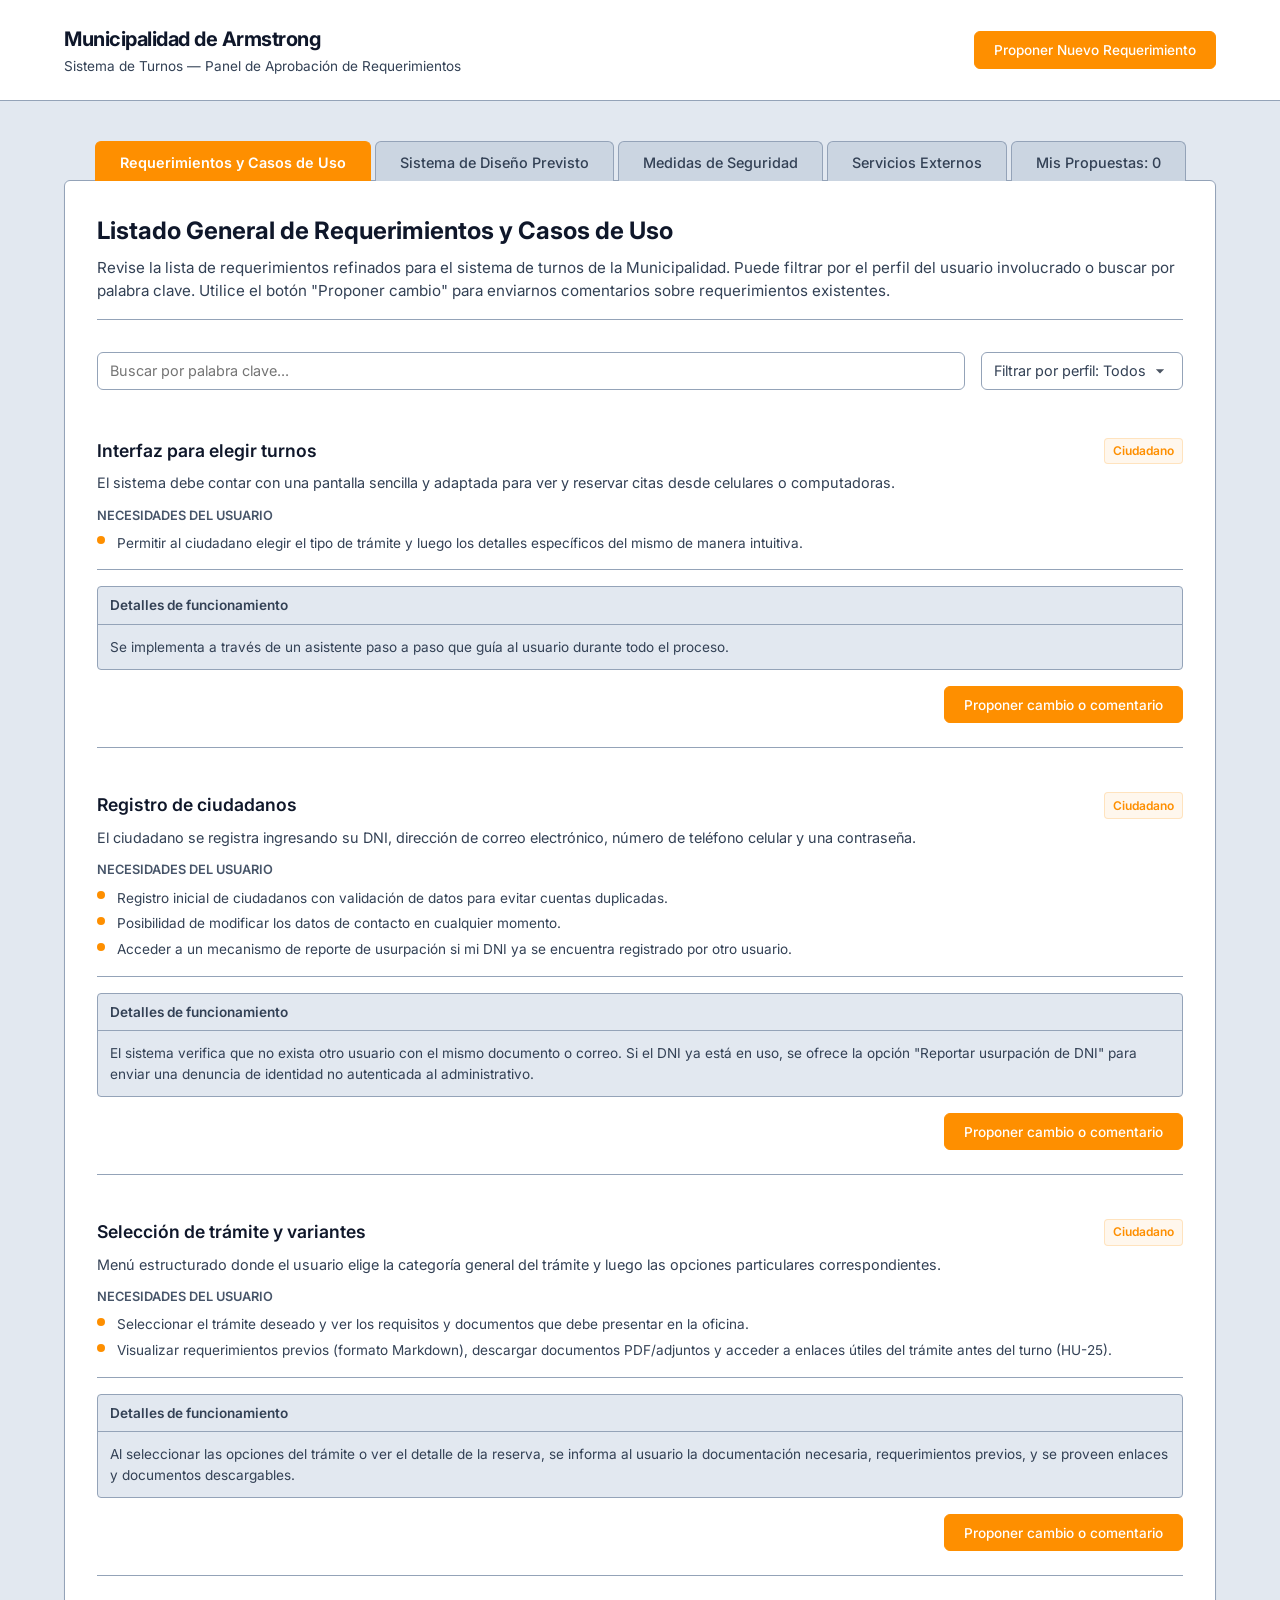
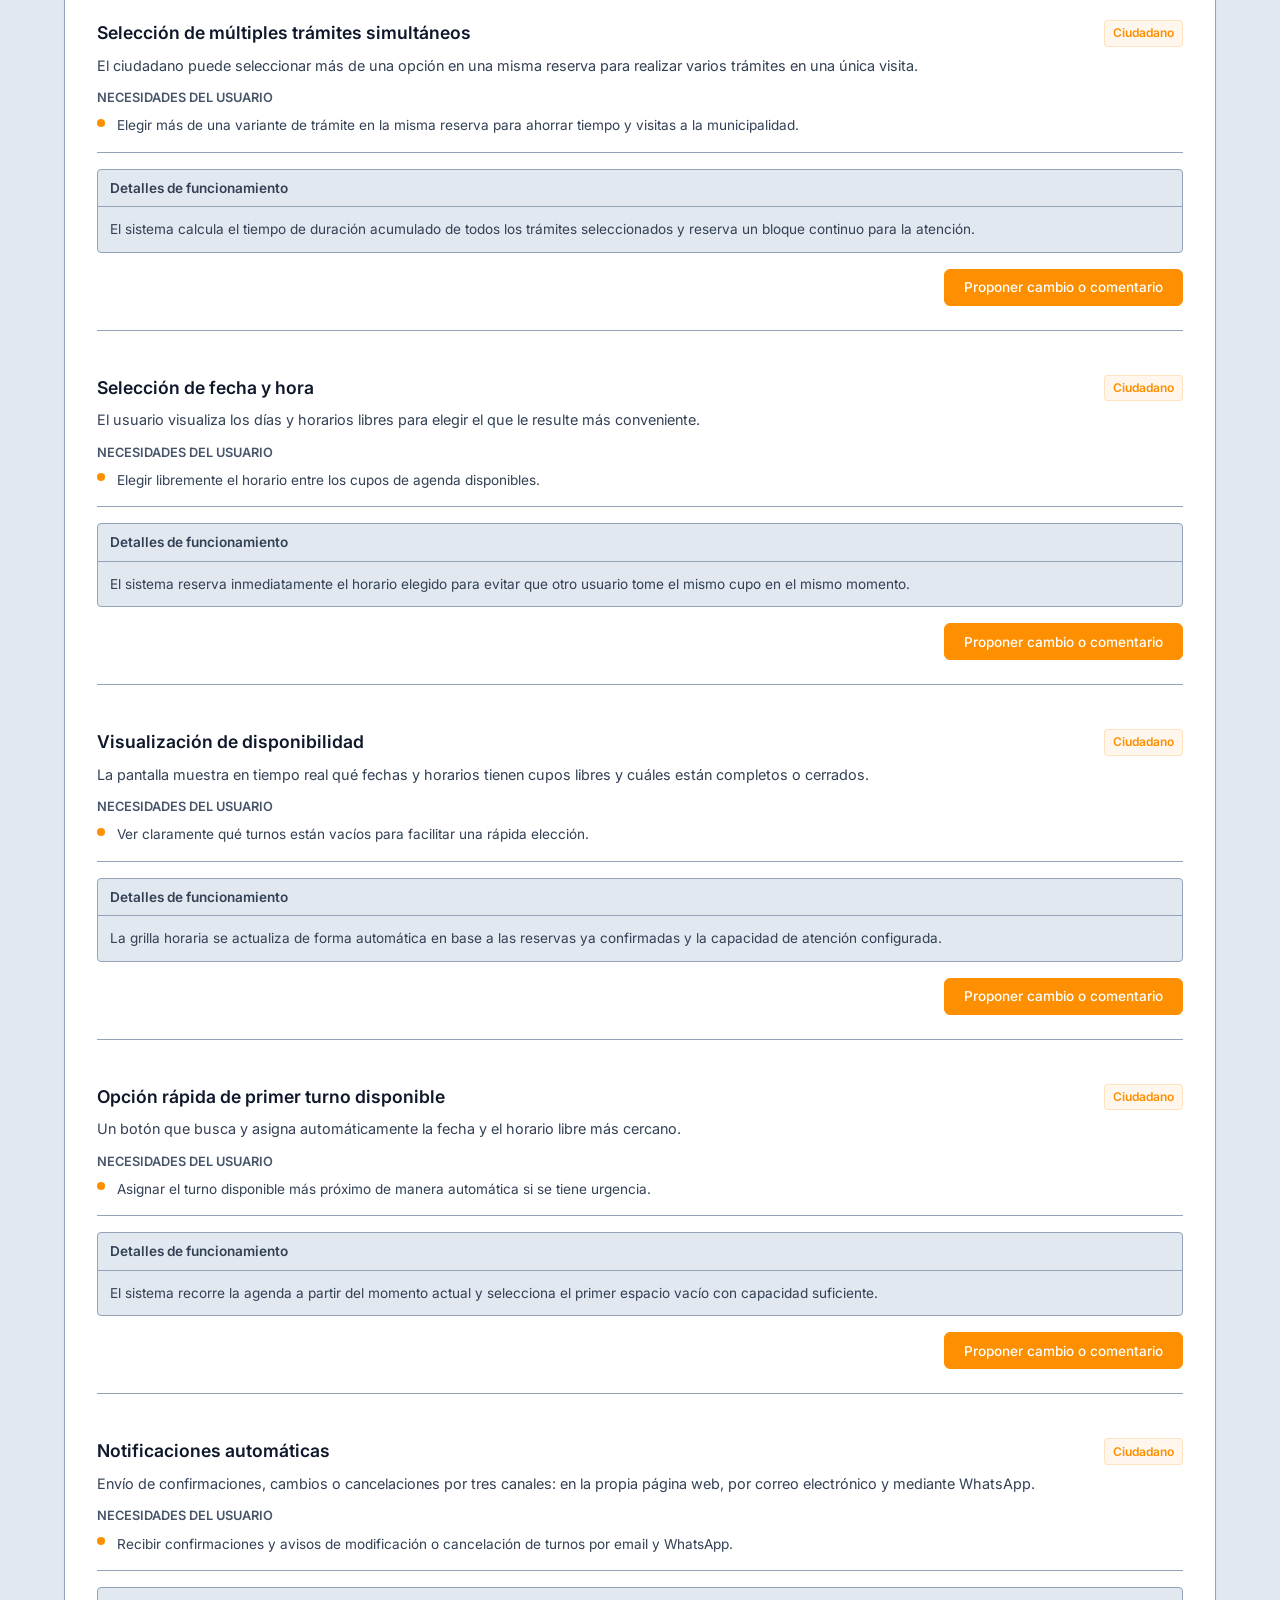
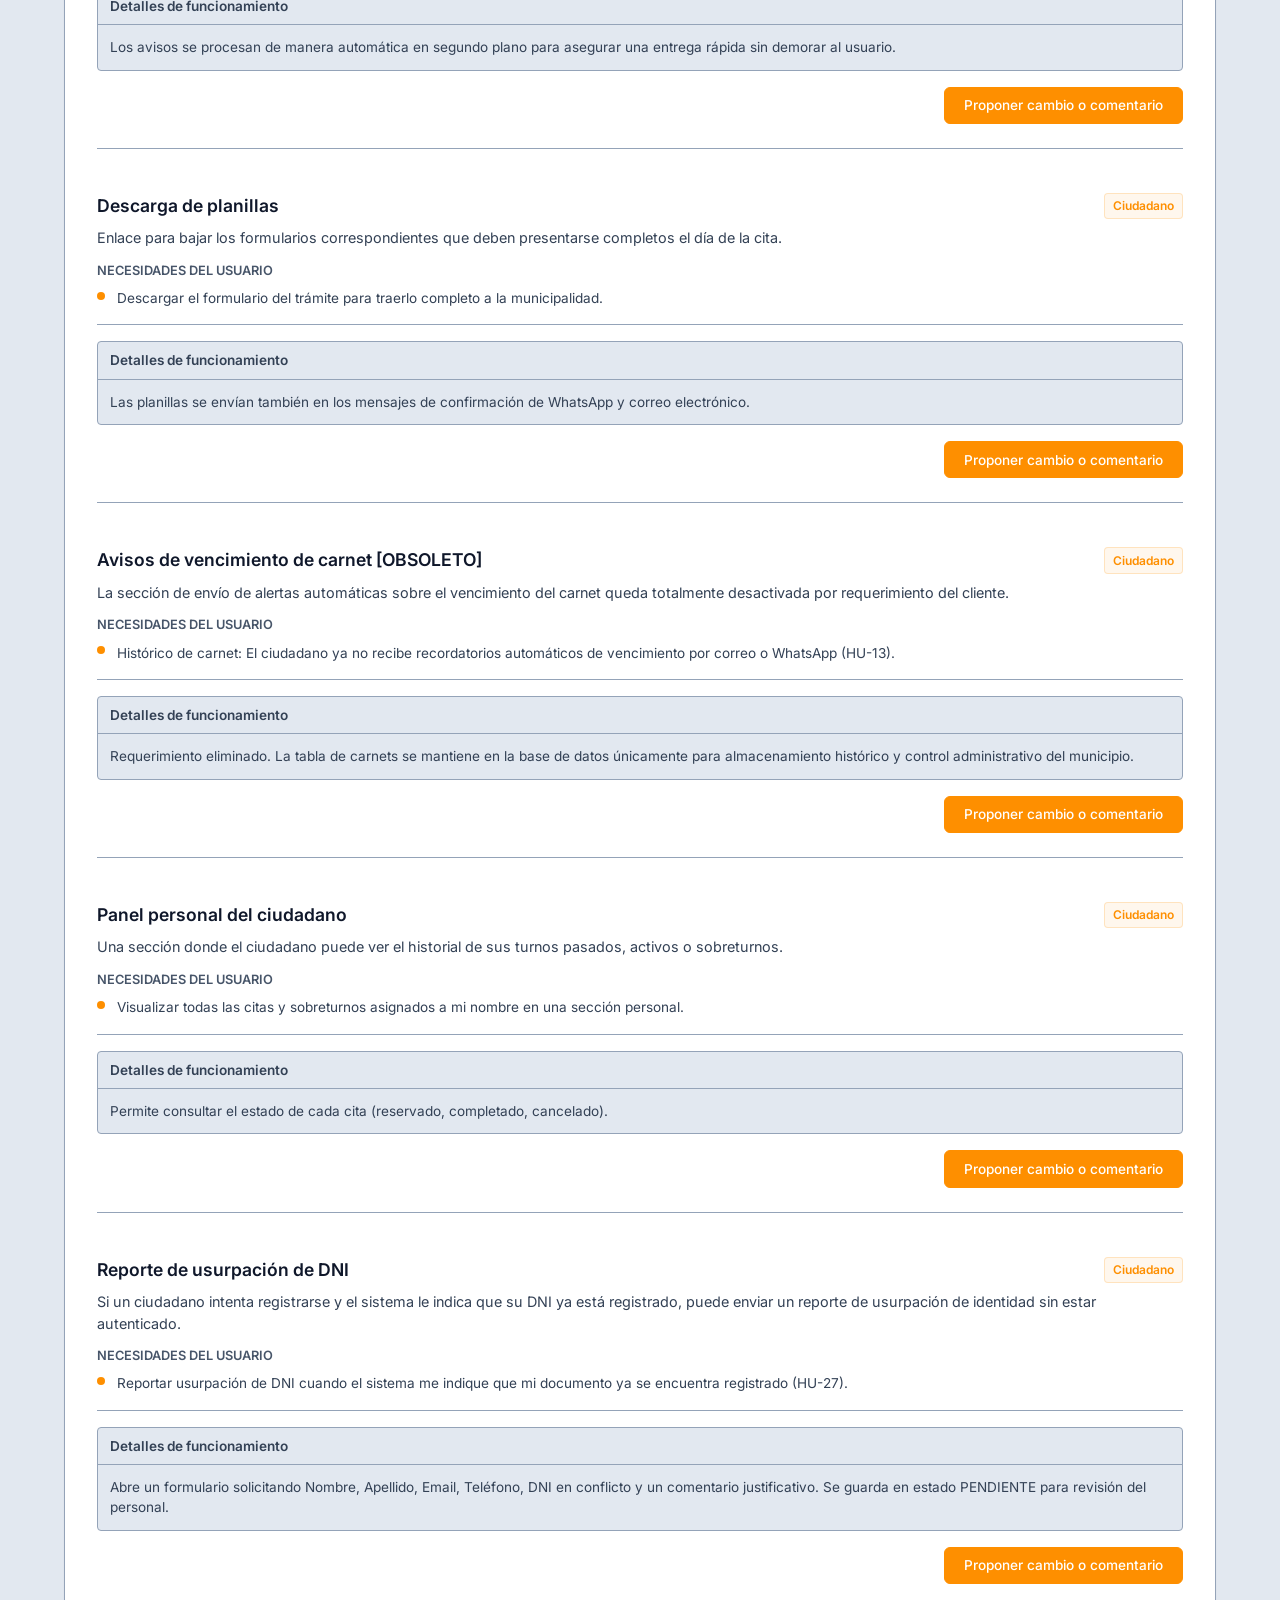
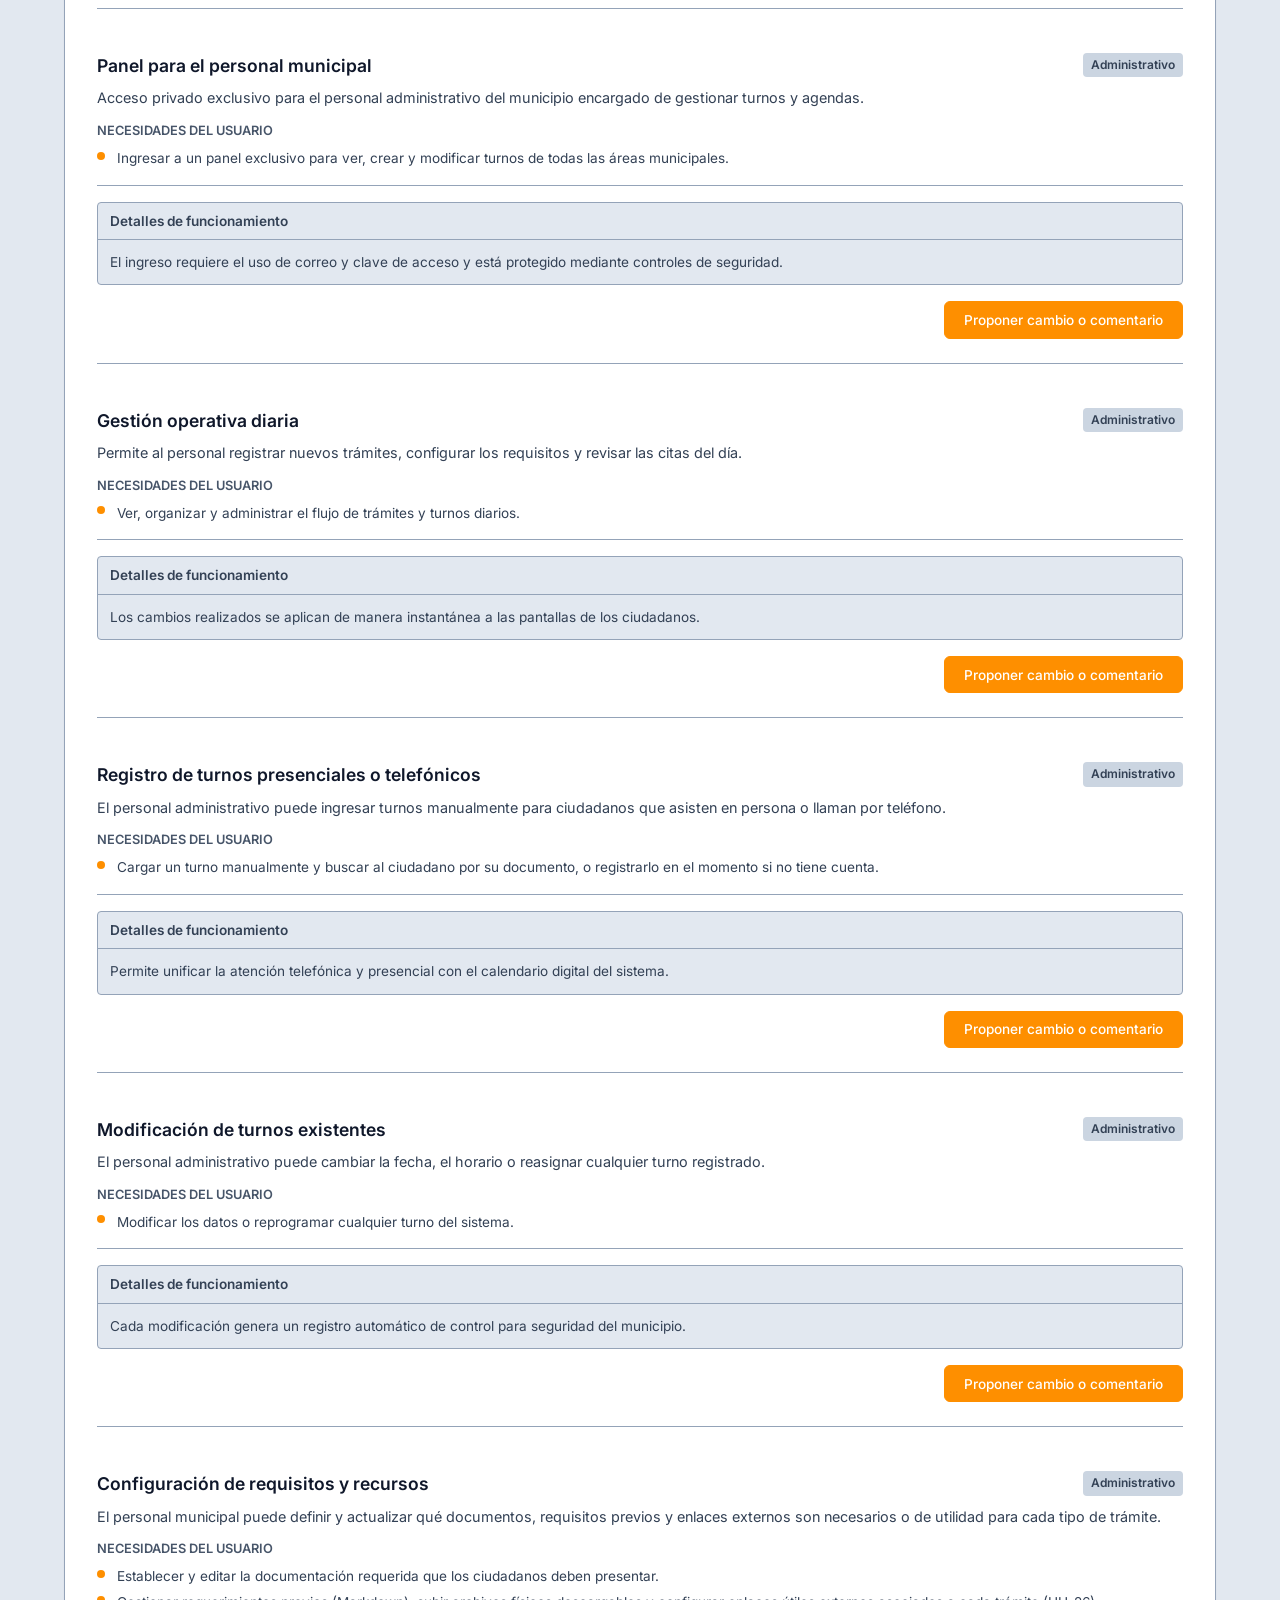
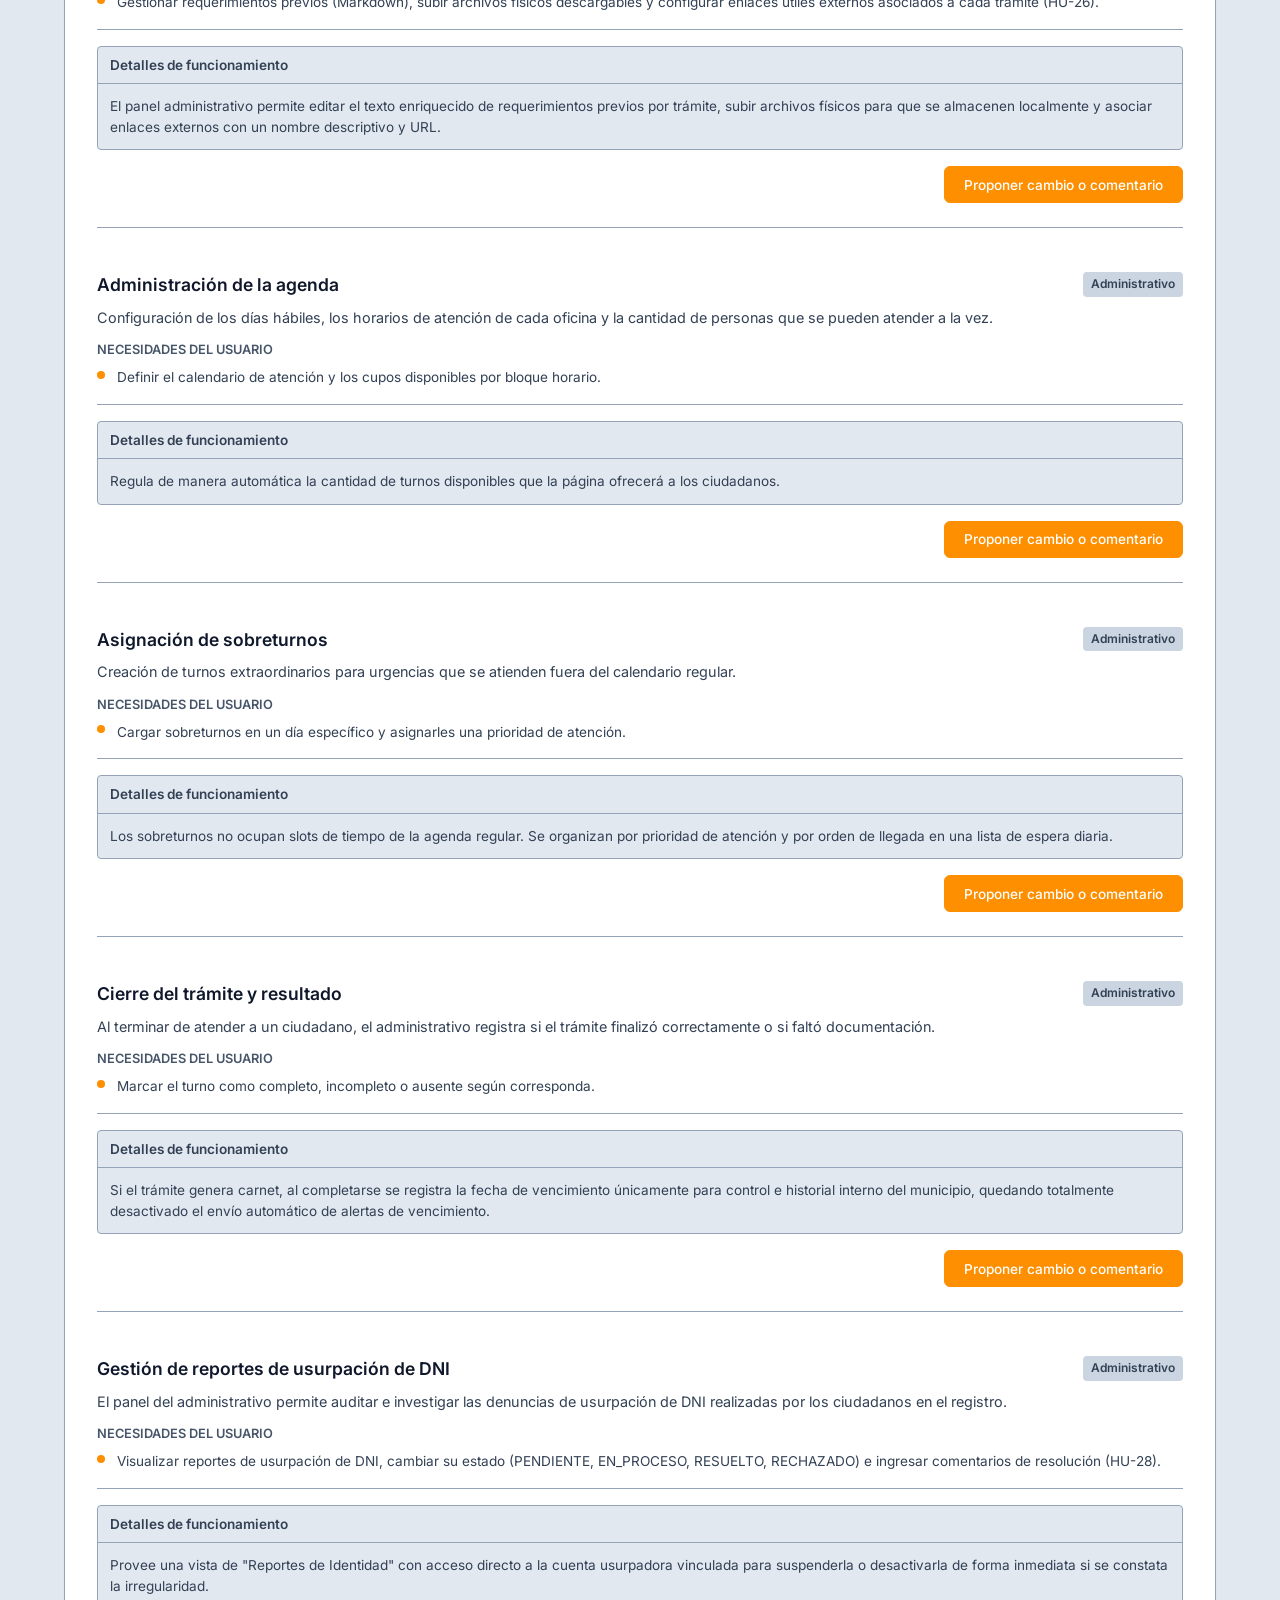
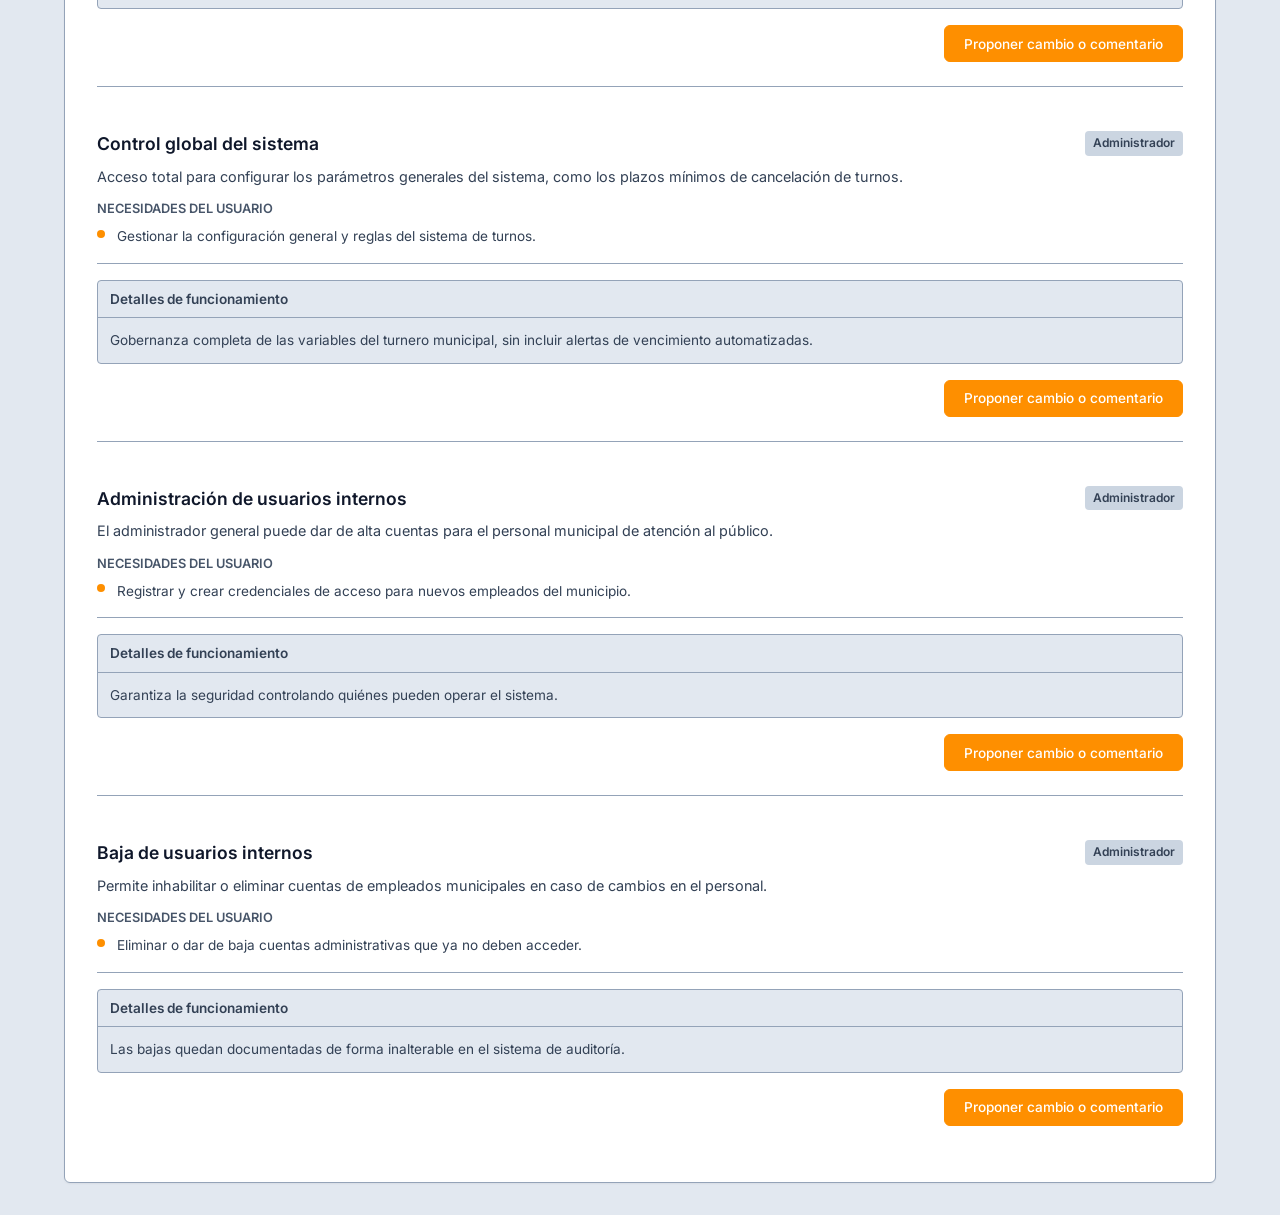
<file: index.html>
<!DOCTYPE html>
<html lang="es">
<head>
  <meta charset="UTF-8">
  <meta http-equiv="refresh" content="0; url=portal-cliente/">
  <title>Redireccionando...</title>
  <script>
    window.location.href = "portal-cliente/";
  </script>
</head>
<body>
  <p>Redireccionando al <a href="portal-cliente/">Portal de Cliente</a>...</p>
</body>
</html>
</file>
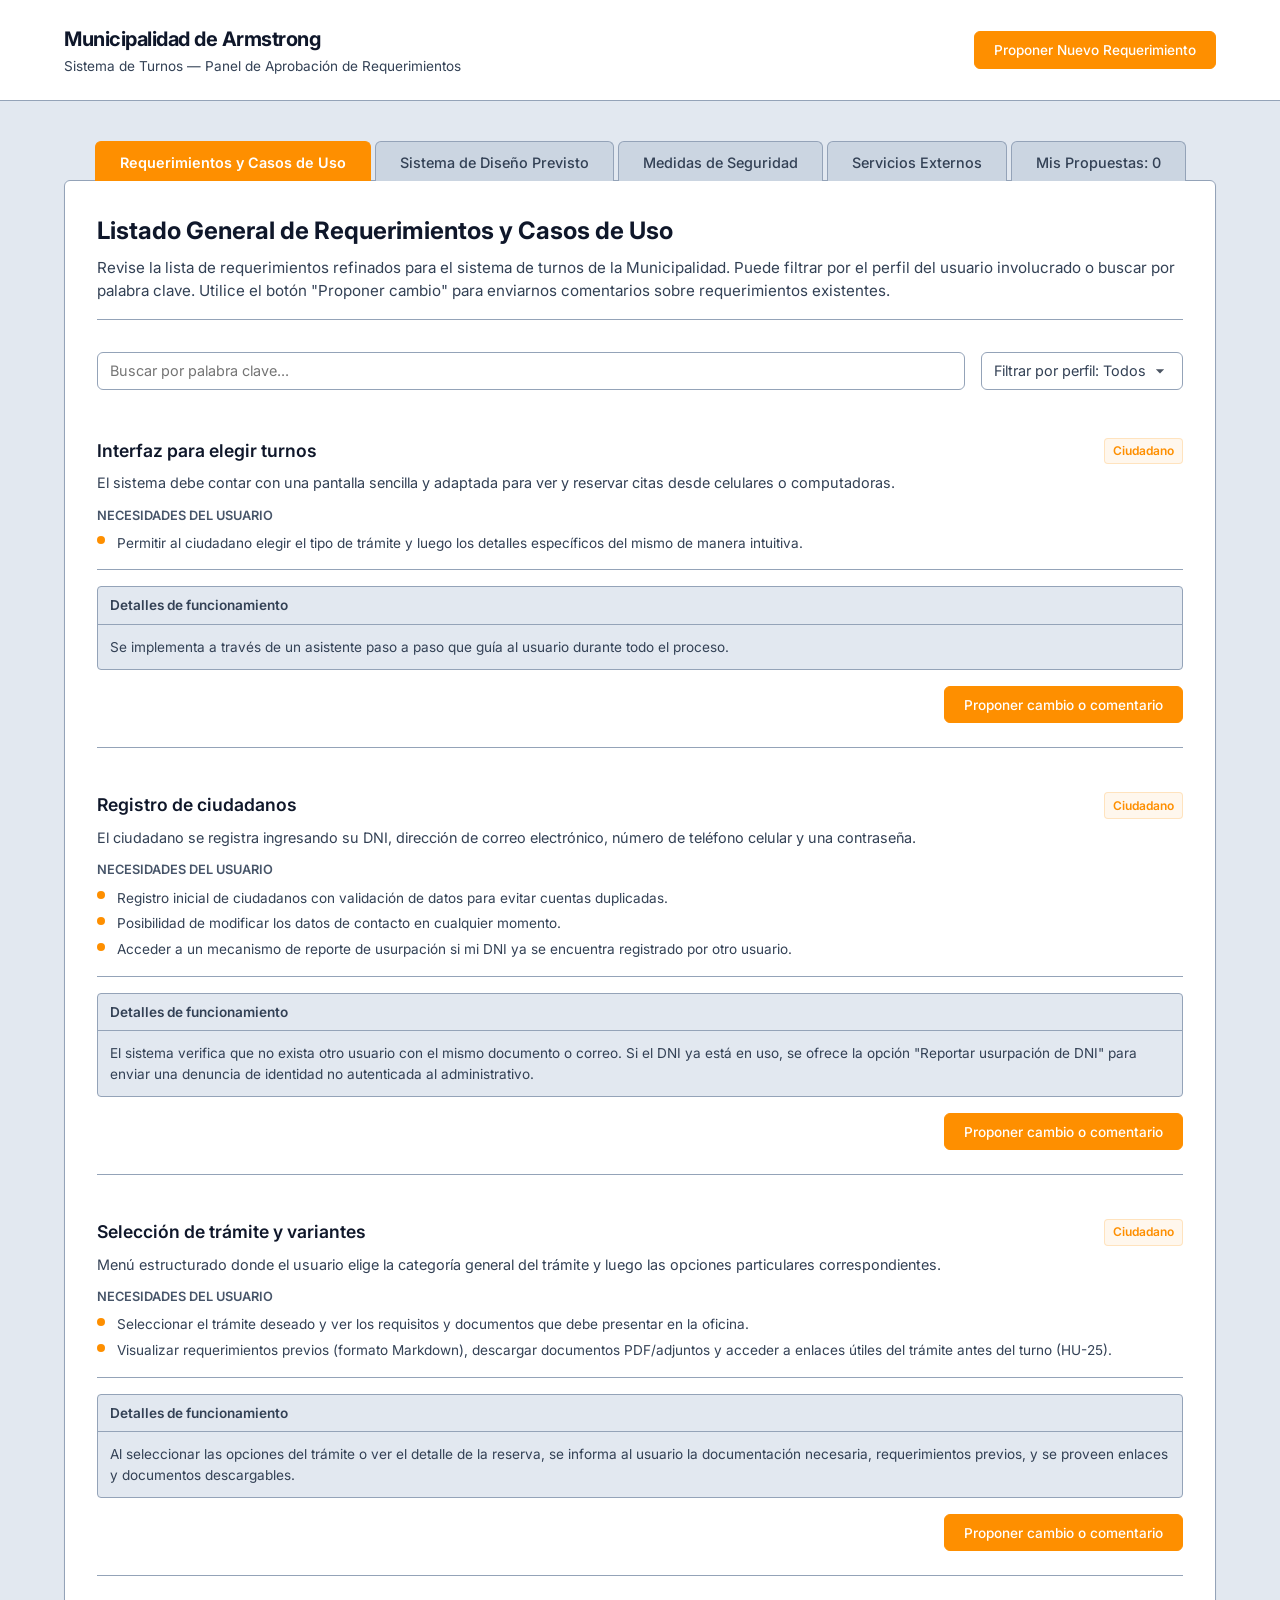
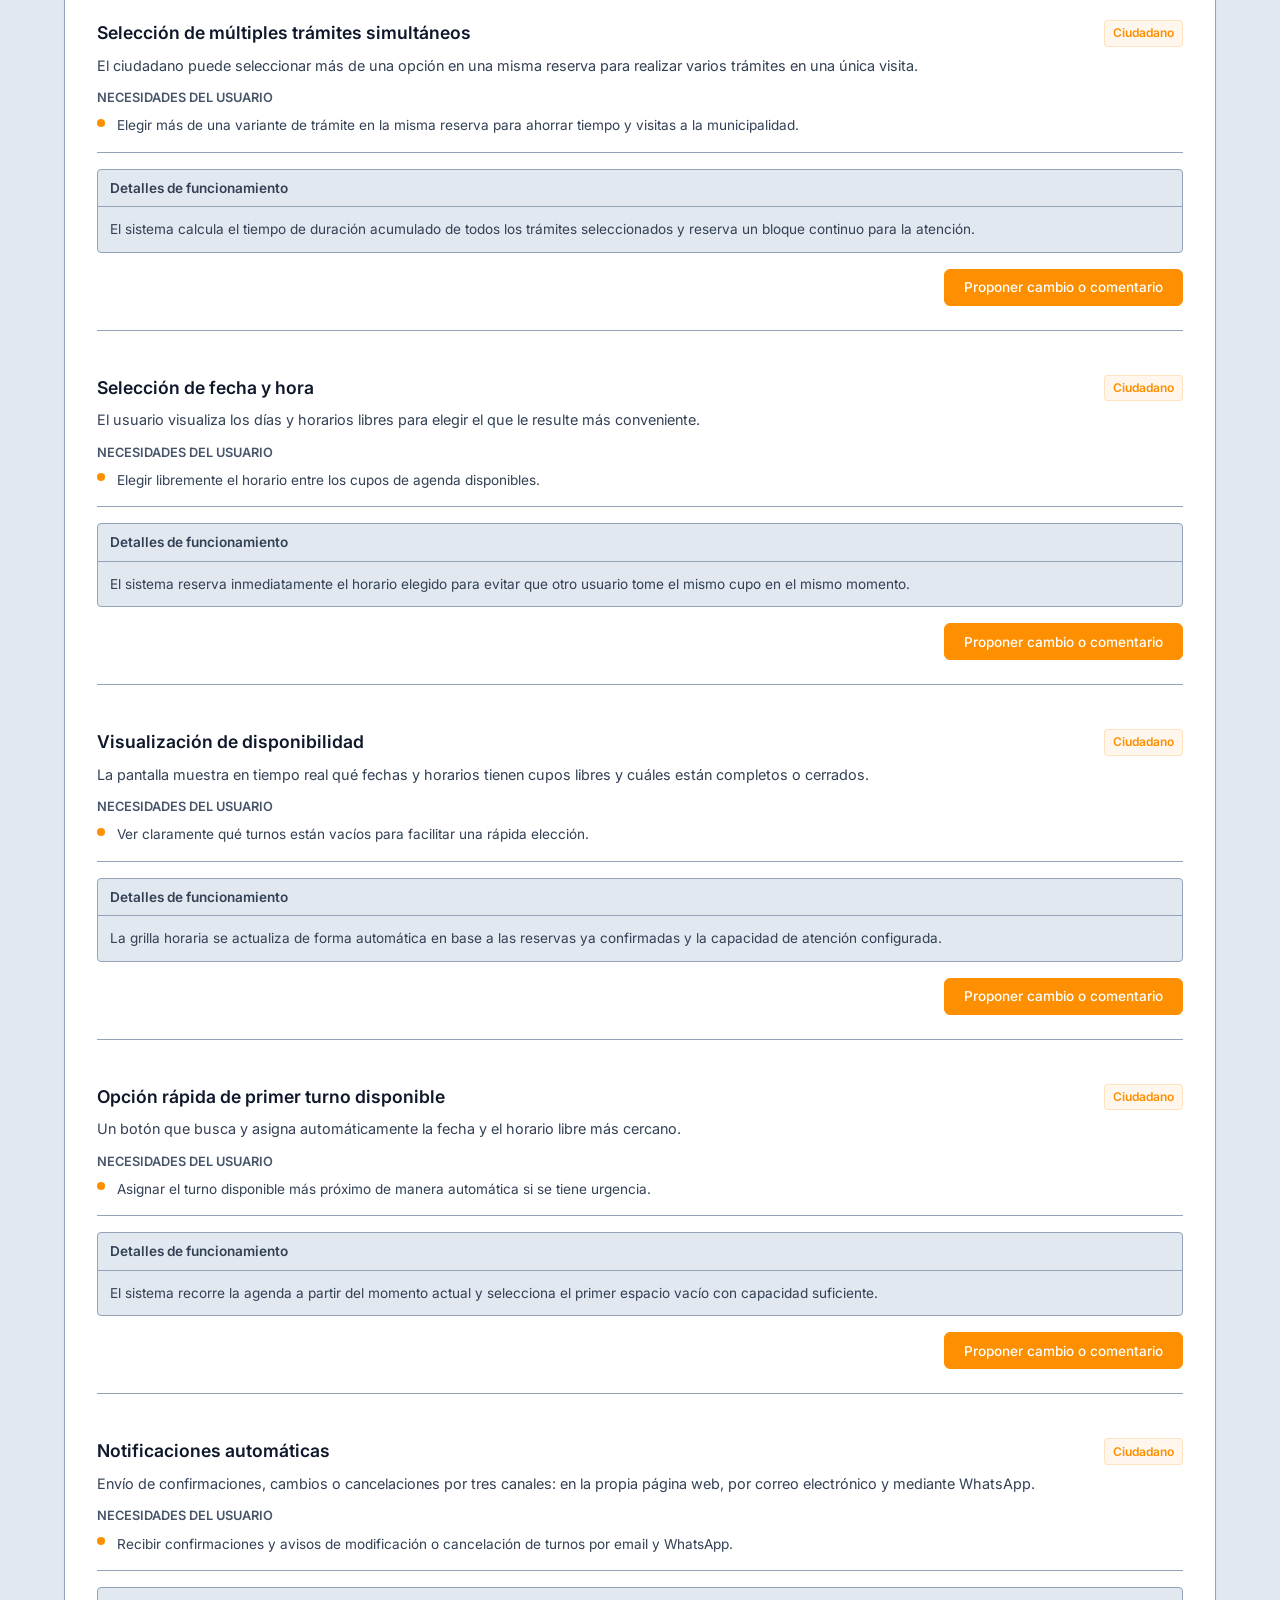
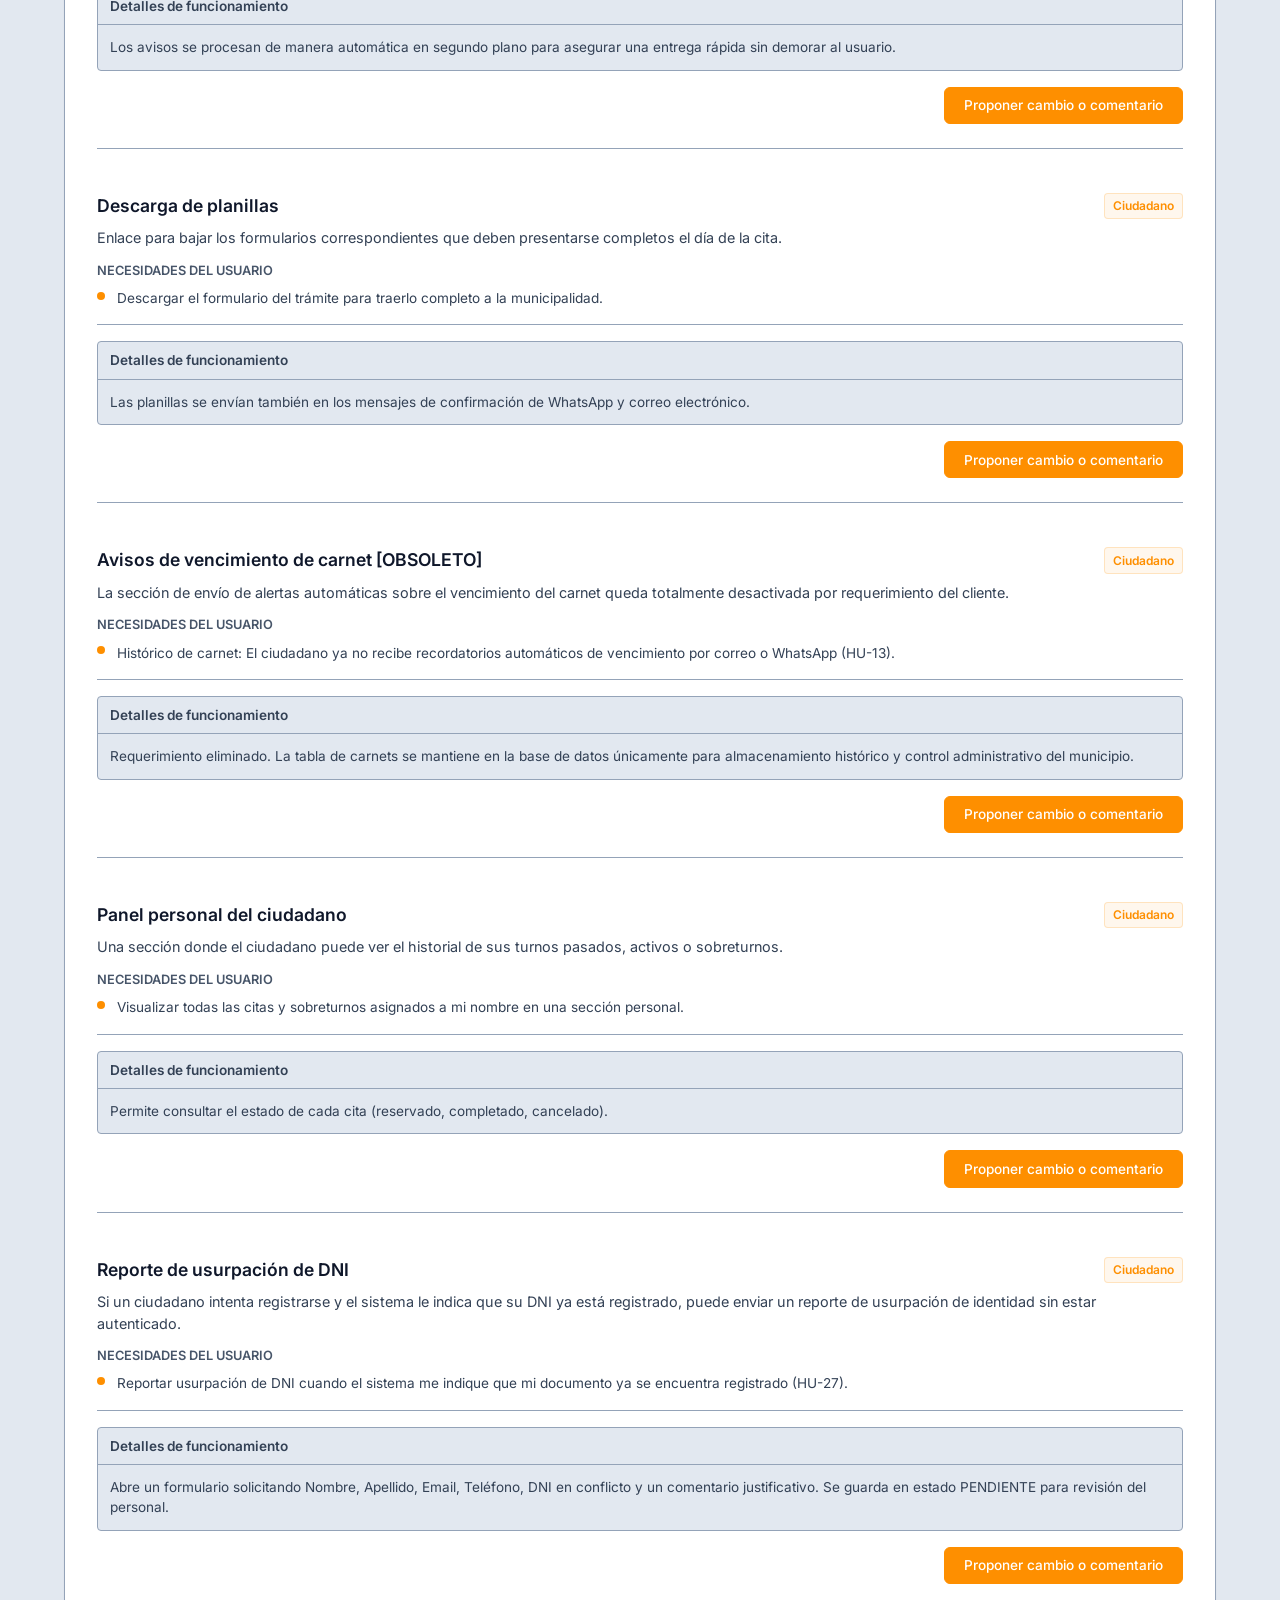
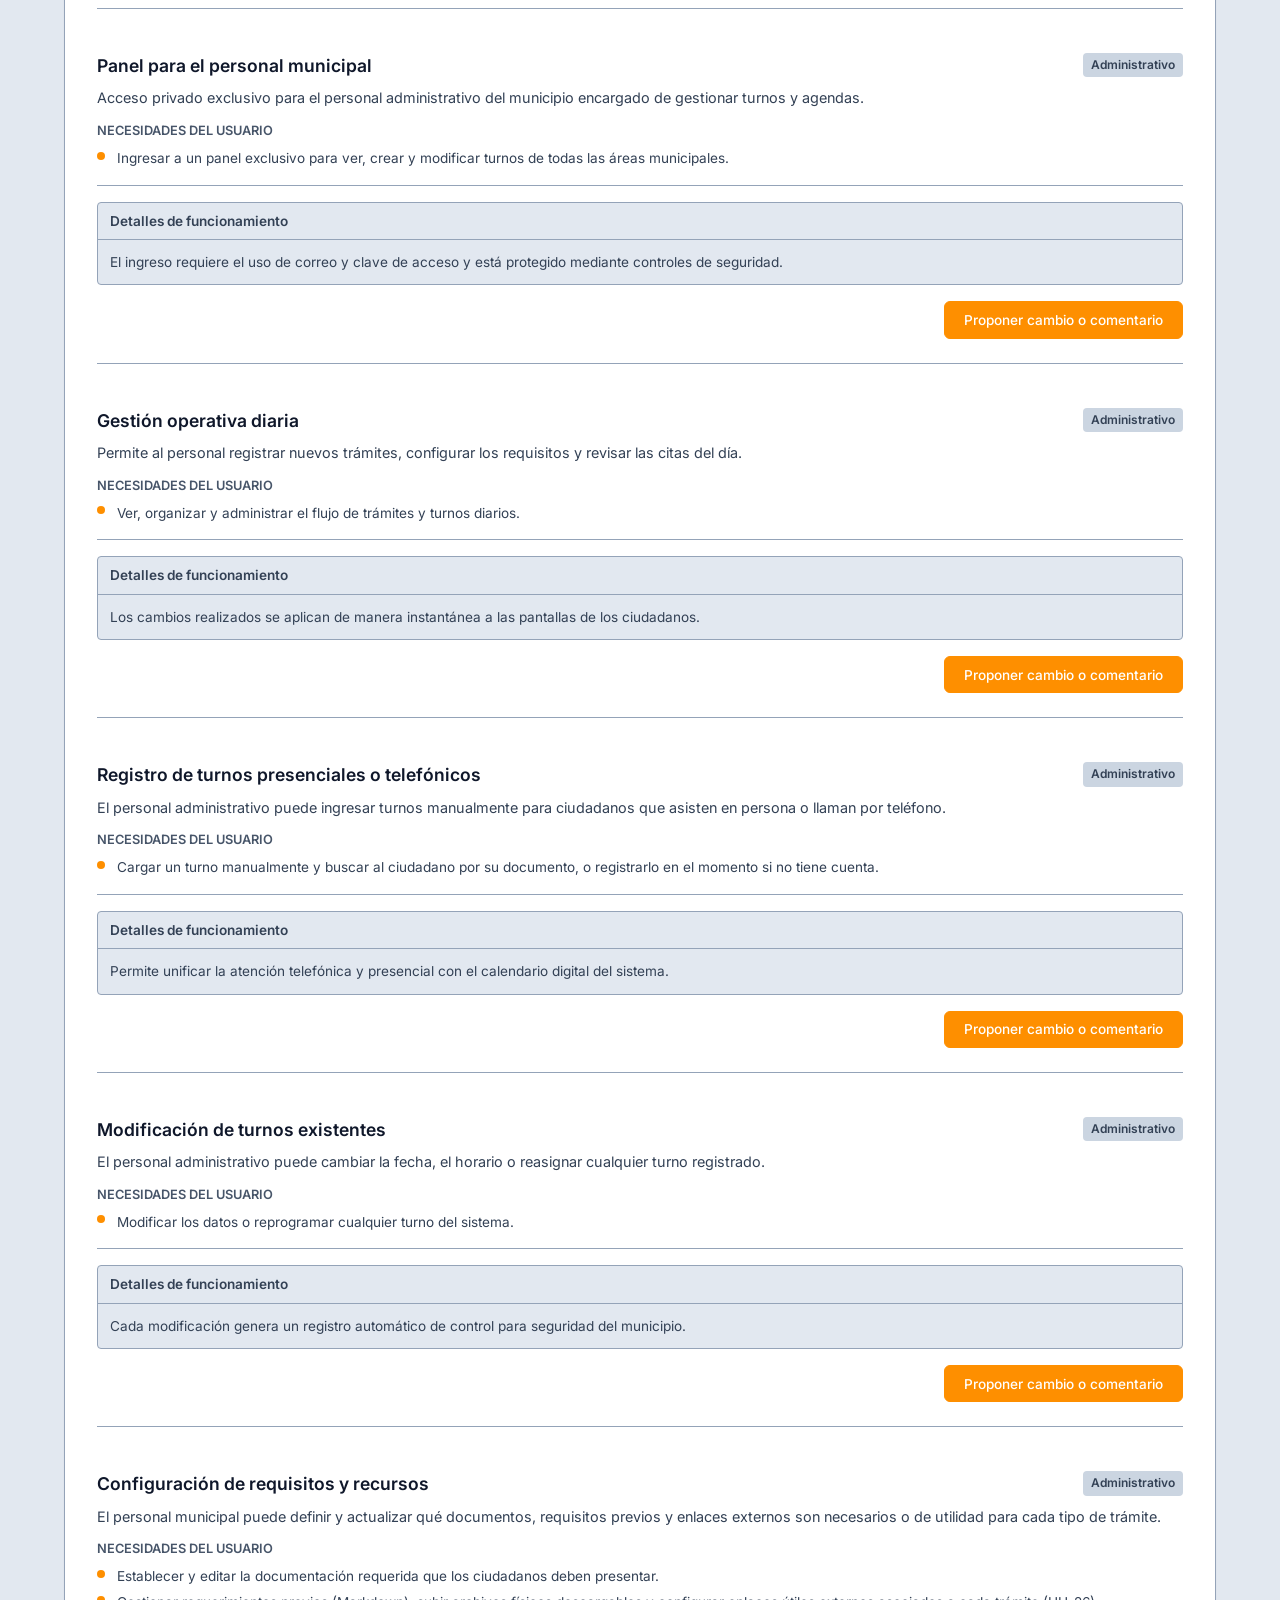
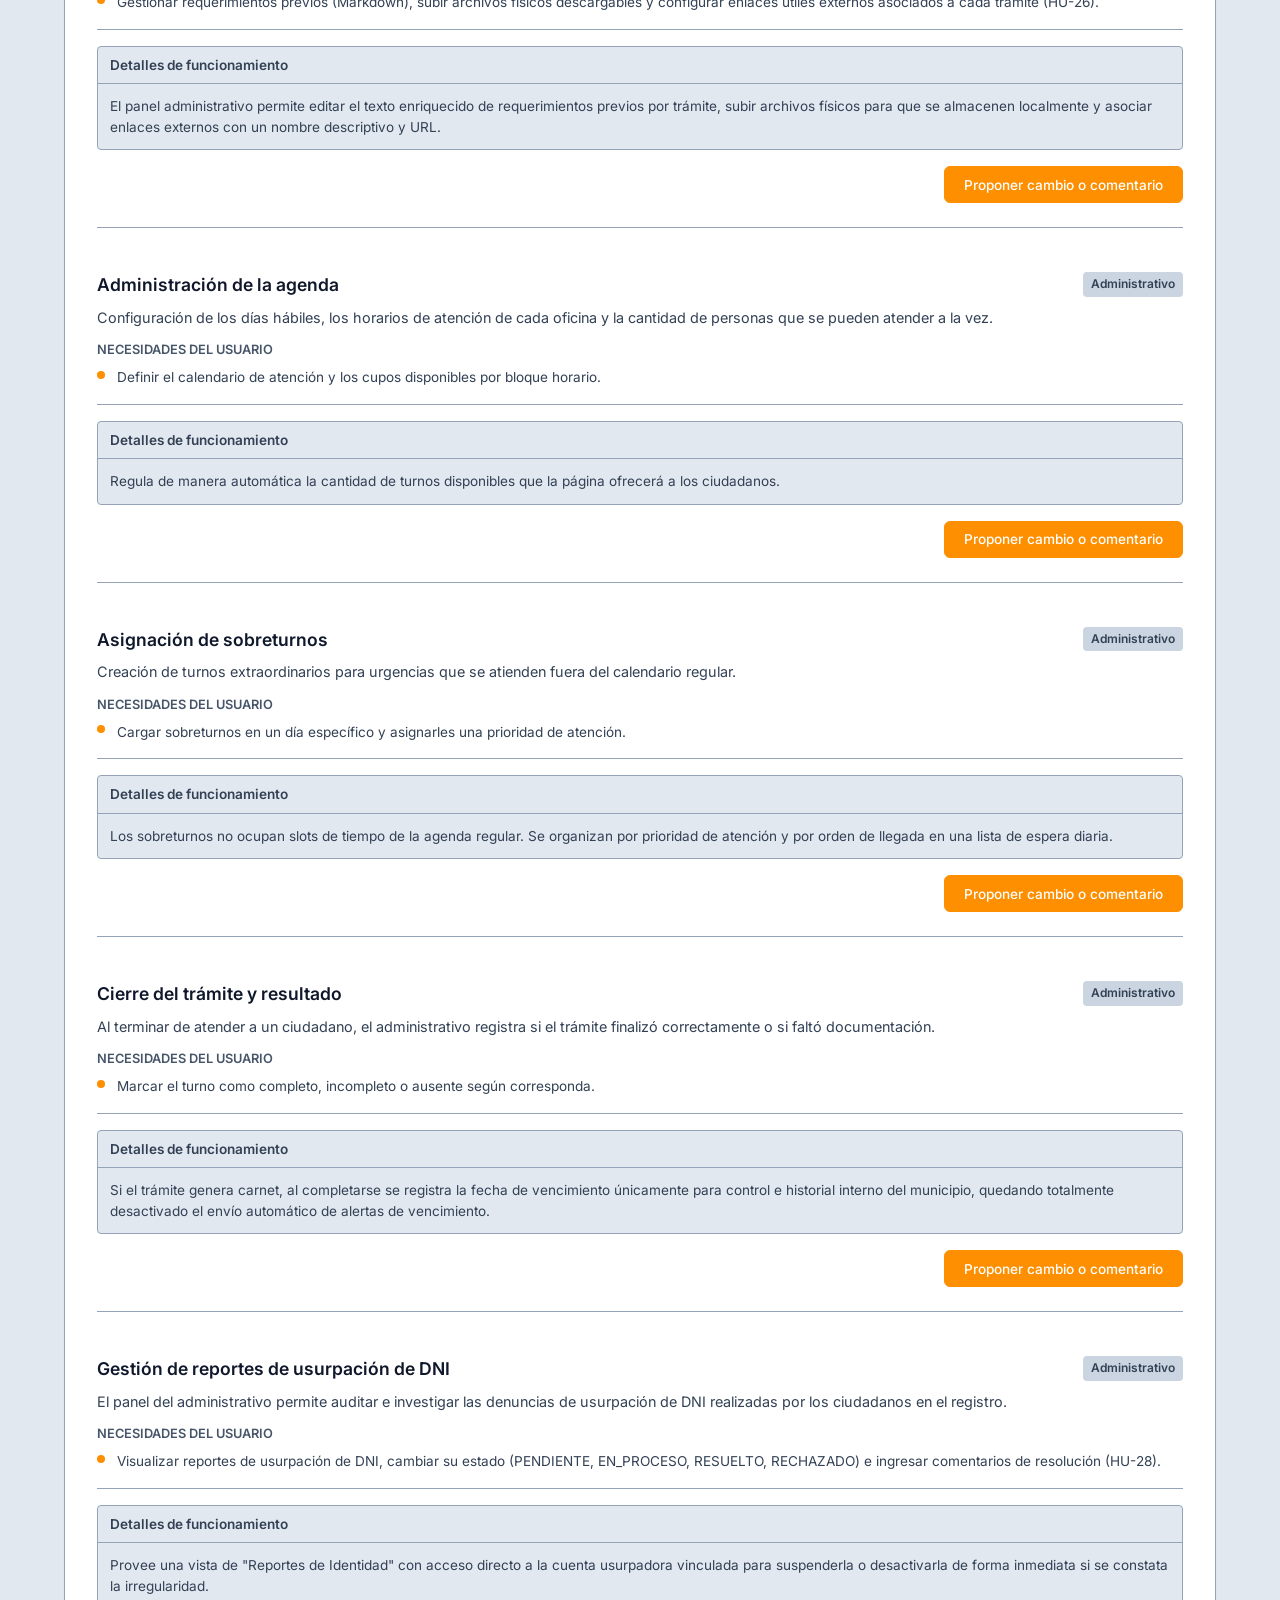
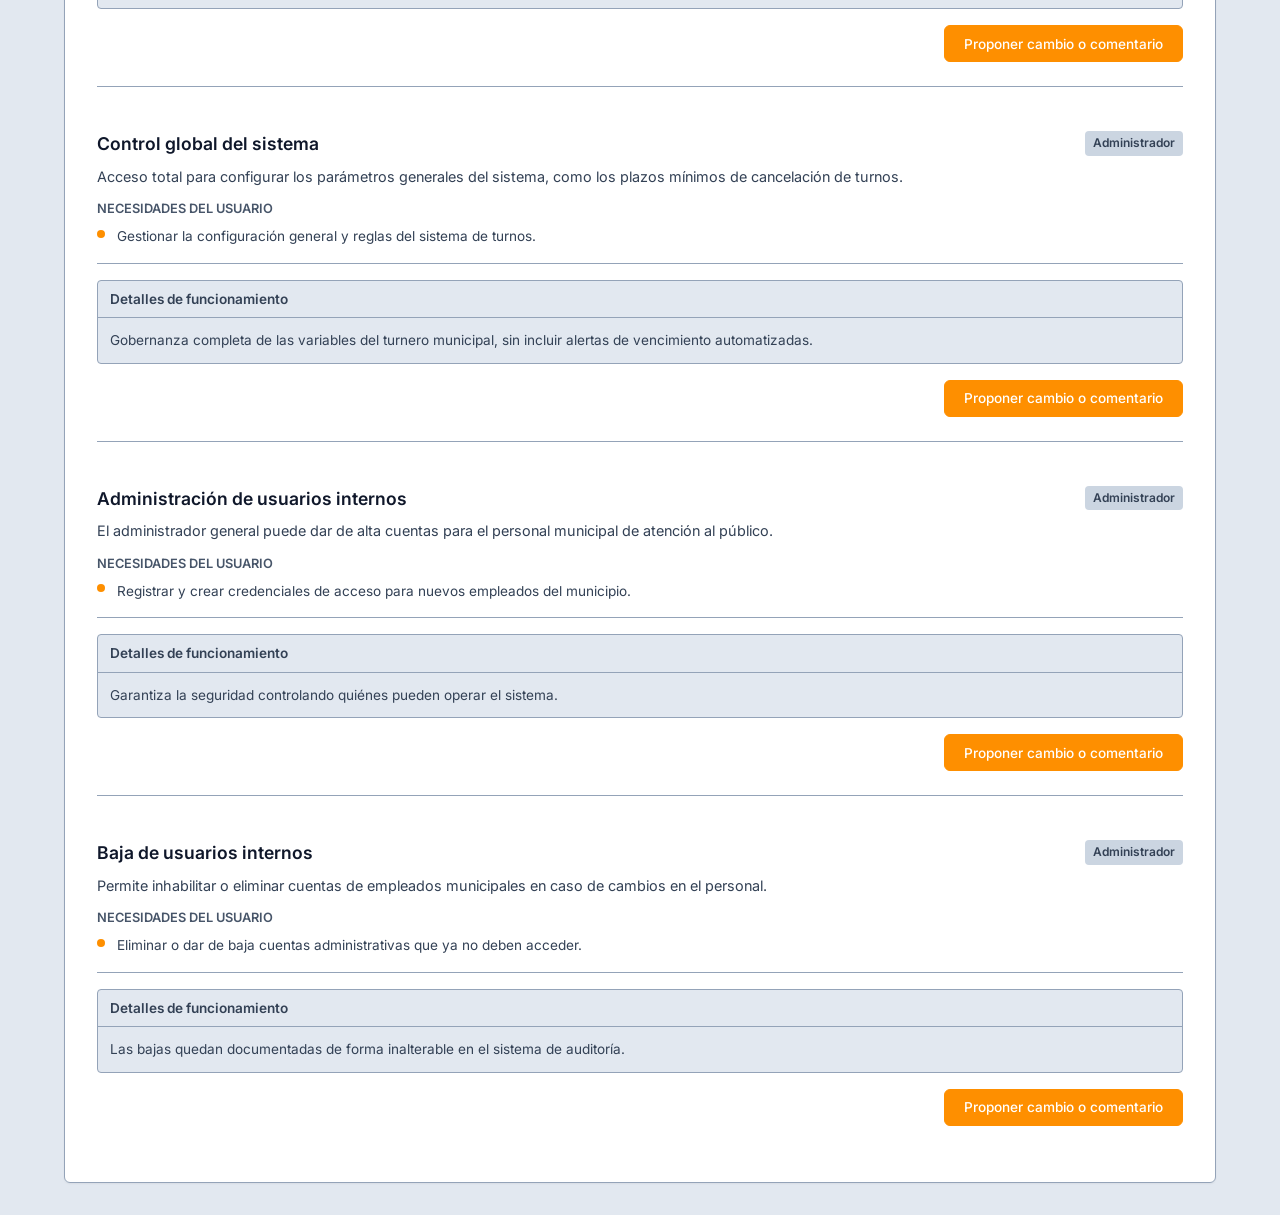
<file: portal-cliente/index.html>
<!DOCTYPE html>
<html lang="es">
<head>
  <meta charset="UTF-8">
  <meta name="viewport" content="width=device-width, initial-scale=1.0">
  <title>Portal de Cliente y Aprobación de Requerimientos — Municipalidad de Armstrong</title>
  <!-- Fuentes Modernas -->
  <link rel="preconnect" href="https://fonts.googleapis.com">
  <link rel="preconnect" href="https://fonts.gstatic.com" crossorigin>
  <link href="https://fonts.googleapis.com/css2?family=Inter:wght@400;500;600;700&family=Montserrat:wght@400;500;600;700&display=swap" rel="stylesheet">
  <!-- Estilos del Portal -->
  <link rel="stylesheet" href="styles.css">
</head>
<body>

  <!-- Cabecera de la Aplicación -->
  <header class="app-header">
    <div class="header-content">
      <div class="logo-placeholder">
        <div class="logo-text">
          <h1>Municipalidad de Armstrong</h1>
          <p>Sistema de Turnos — Panel de Aprobación de Requerimientos</p>
        </div>
      </div>
      <div>
        <button class="btn btn-primary" onclick="openNewRequirementModal()">
          Proponer Nuevo Requerimiento
        </button>
      </div>
    </div>
  </header>

  <!-- Contenedor Principal -->
  <main class="container">
    
    <!-- Pestañas de Navegación -->
    <nav class="nav-tabs">
      <button class="tab-btn active" data-tab="requirements">Requerimientos y Casos de Uso</button>
      <button class="tab-btn" data-tab="design">Sistema de Diseño Previsto</button>
      <button class="tab-btn" data-tab="security">Medidas de Seguridad</button>
      <button class="tab-btn" data-tab="services">Servicios Externos</button>
      <button class="tab-btn" data-tab="proposals">Mis Propuestas: <span id="proposal-count">0</span></button>
    </nav>

    <!-- Pestaña 1: Requerimientos y Casos de Uso -->
    <section id="requirements" class="tab-content active">
      <div style="margin-bottom: 2rem; border-bottom: 1px solid var(--border-light); padding-bottom: 1rem;">
        <h2 style="font-size: 1.5rem; font-weight: 700; margin-bottom: 0.5rem; color: var(--text-main);">Listado General de Requerimientos y Casos de Uso</h2>
        <p style="color: var(--text-secondary); font-size: 0.95rem;">
          Revise la lista de requerimientos refinados para el sistema de turnos de la Municipalidad. Puede filtrar por el perfil del usuario involucrado o buscar por palabra clave. Utilice el botón "Proponer cambio" para enviarnos comentarios sobre requerimientos existentes.
        </p>
      </div>

      <!-- Buscador y Filtros -->
      <div class="search-controls">
        <input type="text" id="search-input" class="input-text" placeholder="Buscar por palabra clave...">
        <select id="actor-filter" class="select-filter">
          <option value="ALL">Filtrar por perfil: Todos</option>
          <option value="USU">Ciudadano</option>
          <option value="ADT">Administrativo</option>
          <option value="ADM">Administrador</option>
        </select>
      </div>

      <!-- Contenedor de la Lista -->
      <div id="requirements-container" class="requirements-grid">
        <!-- Cargado dinámicamente desde app.js -->
      </div>
    </section>

    <!-- Pestaña 2: Sistema de Diseño Previsto -->
    <section id="design" class="tab-content">
      <div style="margin-bottom: 2rem; border-bottom: 1px solid var(--border-light); padding-bottom: 1rem;">
        <h2 style="font-size: 1.5rem; font-weight: 700; margin-bottom: 0.5rem; color: var(--text-main);">Guía de Identidad Visual y Sistema de Diseño Previsto</h2>
        <p style="color: var(--text-secondary); font-size: 0.95rem;">
          Este sistema de diseño define los colores y tipografías oficiales de la Municipalidad de Armstrong para la interfaz de usuario.
        </p>
      </div>

      <div class="requirements-grid">
        
        <!-- Paleta Cromática -->
        <div class="card">
          <h3 class="card-title">1. Paleta Cromática Oficial</h3>
          <p style="font-size: 0.9rem; color: var(--text-secondary); margin-bottom: 1rem;">
            Colores corporativos y sus proporciones estimadas de uso para garantizar un contraste limpio y legibilidad.
          </p>
          
          <div class="design-grid">
            <!-- Naranja -->
            <div class="color-card">
              <div class="color-preview" style="background-color: #FE8F00;"></div>
              <div class="color-info">
                <div>
                  <h4 style="font-size: 0.85rem; font-weight: 600;">Naranja Principal</h4>
                  <p style="font-size: 0.75rem; color: var(--text-secondary);">Elementos de interacción y menú</p>
                </div>
                <span class="color-hex">#FE8F00</span>
              </div>
            </div>
            <!-- Gris Claro Background -->
            <div class="color-card">
              <div class="color-preview" style="background-color: #F0F2F5; border-bottom: 1px solid var(--border-light);"></div>
              <div class="color-info">
                <div>
                  <h4 style="font-size: 0.85rem; font-weight: 600;">Gris Claro</h4>
                  <p style="font-size: 0.75rem; color: var(--text-secondary);">Fondos de pantalla y tarjetas</p>
                </div>
                <span class="color-hex">#F0F2F5</span>
              </div>
            </div>
            <!-- Gris Oscuro Texto -->
            <div class="color-card">
              <div class="color-preview" style="background-color: #333333;"></div>
              <div class="color-info">
                <div>
                  <h4 style="font-size: 0.85rem; font-weight: 600;">Gris Oscuro</h4>
                  <p style="font-size: 0.75rem; color: var(--text-secondary);">Color de textos principales</p>
                </div>
                <span class="color-hex">#333333</span>
              </div>
            </div>
          </div>

          <h4 style="font-size: 0.85rem; font-weight: 600; margin-bottom: 0.5rem;">Colores de Estado de Turno:</h4>
          <div style="display: flex; gap: 0.5rem; flex-wrap: wrap; margin-bottom: 1rem;">
            <span class="badge badge-reservado">Reservado</span>
            <span class="badge badge-completo">Completo</span>
            <span class="badge badge-incompleto">Incompleto</span>
            <span class="badge badge-ausente">Ausente</span>
            <span class="badge badge-cancelado">Cancelado</span>
          </div>
        </div>

        <!-- Tipografía -->
        <div class="card">
          <h3 class="card-title">2. Tipografía y Fuentes</h3>
          <p style="font-size: 0.9rem; color: var(--text-secondary); margin-bottom: 1rem;">
            Se define la fuente Montserrat o su variante Inter para una lectura limpia en dispositivos de escritorio y móviles.
          </p>
          <div class="font-demo">
            <h1 style="font-family: 'Montserrat', sans-serif; font-weight: 700; font-size: 1.5rem; margin-bottom: 0.5rem;">Montserrat Bold para Títulos Principales</h1>
            <h2 style="font-family: 'Montserrat', sans-serif; font-weight: 600; font-size: 1.2rem; margin-bottom: 0.5rem;">Montserrat Semibold para Subtítulos</h2>
            <p style="font-family: 'Inter', sans-serif; font-weight: 400; font-size: 0.95rem; color: var(--text-secondary);">
              Inter Regular para cuerpo de texto. Lorem ipsum dolor sit amet, consectetur adipiscing elit. Sed do eiusmod tempor incididunt ut labore et dolore magna aliqua.
            </p>
          </div>
        </div>

        <!-- Ejemplos de Componentes y Alertas -->
        <div class="card">
          <h3 class="card-title">3. Componentes de la Interfaz con Estilo Neutro y Básico</h3>
          <p style="font-size: 0.9rem; color: var(--text-secondary); margin-bottom: 1rem;">
            Ejemplos de botones, entradas de texto y cajas de información. El diseño mantiene una estética limpia, estándar y funcional.
          </p>
          
          <div style="display: flex; gap: 0.75rem; flex-wrap: wrap; margin-bottom: 1.5rem;">
            <button class="btn btn-primary">Botón Primario</button>
            <button class="btn">Botón Secundario</button>
            <button class="btn btn-danger">Botón Peligro</button>
            <button class="btn" disabled style="opacity: 0.5; cursor: not-allowed;">Deshabilitado</button>
          </div>

          <div style="margin-bottom: 1.5rem;">
            <input type="text" class="input-text" style="width: 100%; max-width: 350px;" placeholder="Entrada de texto...">
          </div>

          <h4 style="font-size: 0.85rem; font-weight: 600; margin-bottom: 0.5rem;">Ejemplo de aviso importante para el ciudadano:</h4>
          <div class="alert-warning">
            <svg viewBox="0 0 24 24" width="22" height="22" fill="none" stroke="currentColor" stroke-width="2" stroke-linecap="round" stroke-linejoin="round">
              <path d="M10.29 3.86L1.82 18a2 2 0 0 0 1.71 3h16.94a2 2 0 0 0 1.71-3L13.71 3.86a2 2 0 0 0-3.42 0z"></path>
              <line x1="12" y1="9" x2="12" y2="13"></line>
              <line x1="12" y1="17" x2="12.01" y2="17"></line>
            </svg>
            <div>
              <strong>Recordatorio para su cita:</strong> Debe presentarse diez minutos antes del horario asignado portando su documento nacional de identidad original y el comprobante de turno correspondiente.
            </div>
          </div>
        </div>

        <!-- Simuladores Interactivos -->
        <div class="card">
          <h3 class="card-title">4. Simulador Interactivo de Componentes</h3>
          <p style="font-size: 0.9rem; color: var(--text-secondary); margin-bottom: 1rem;">
            Interactúe con estos prototipos para comprender la lógica de funcionamiento de la aplicación final.
          </p>

          <div class="sim-container">
            <!-- Simulador Carrito de Variantes -->
            <div class="sim-box">
              <h4 style="font-size: 0.9rem; font-weight: 600; margin-bottom: 0.5rem; border-bottom: 1px solid var(--border-light); padding-bottom: 0.25rem;">
                A. Selección de múltiples variantes de trámites
              </h4>
              <p style="font-size: 0.8rem; color: var(--text-secondary); margin-bottom: 0.75rem;">
                Permite seleccionar más de un tipo de trámite simultáneo para calcular el tiempo total de atención.
              </p>
              <div>
                <label class="variant-checkbox-item">
                  <input type="checkbox" class="sim-variant-check" data-duration="15">
                  <span>Examen Físico - 15 minutos</span>
                </label>
                <label class="variant-checkbox-item">
                  <input type="checkbox" class="sim-variant-check" data-duration="30">
                  <span>Examen Teórico - 30 minutos</span>
                </label>
                <label class="variant-checkbox-item">
                  <input type="checkbox" class="sim-variant-check" data-duration="20">
                  <span>Examen Práctico - 20 minutos</span>
                </label>
                <label class="variant-checkbox-item">
                  <input type="checkbox" class="sim-variant-check" data-duration="60">
                  <span>Curso de Vialidad - 60 minutos</span>
                </label>
              </div>
              <div style="margin-top: 1rem; padding-top: 0.5rem; border-top: 1px solid var(--border-light); font-size: 0.85rem; font-weight: 600;">
                Duración Total Reservada: <span id="sim-total-duration" style="color: var(--brand-orange);">0</span> minutos.
              </div>
            </div>

            <!-- Simulador Grilla Slots -->
            <div class="sim-box">
              <h4 style="font-size: 0.9rem; font-weight: 600; margin-bottom: 0.5rem; border-bottom: 1px solid var(--border-light); padding-bottom: 0.25rem;">
                B. Selección de horarios
              </h4>
              <p style="font-size: 0.8rem; color: var(--text-secondary); margin-bottom: 0.75rem;">
                Vista de horarios disponibles para el ciudadano.
              </p>
              
              <div class="slots-grid-demo">
                <div class="slot-item" data-time="08:00">08:00 hs</div>
                <div class="slot-item occupied" title="Ocupado">08:30 hs</div>
                <div class="slot-item" data-time="09:00">09:00 hs</div>
                <div class="slot-item occupied" title="Ocupado">09:30 hs</div>
                <div class="slot-item" data-time="10:00">10:00 hs</div>
                <div class="slot-item" data-time="10:30">10:30 hs</div>
              </div>

              <div id="sim-booking-status" style="margin-top: 1rem; font-size: 0.85rem;">
                <span style="color: var(--text-muted);">Haga clic en un horario libre para simular la selección.</span>
              </div>
            </div>
          </div>

        </div>

      </div>
    </section>

    <!-- Pestaña 3: Medidas de Seguridad -->
    <section id="security" class="tab-content">
      <div style="margin-bottom: 2rem; border-bottom: 1px solid var(--border-light); padding-bottom: 1rem;">
        <h2 style="font-size: 1.5rem; font-weight: 700; margin-bottom: 0.5rem; color: var(--text-main);">Seguridad y Privacidad de los Datos</h2>
        <p style="color: var(--text-secondary); font-size: 0.95rem;">
          El sistema cuenta con medidas de seguridad para proteger la información personal y asegurar el correcto funcionamiento administrativo.
        </p>
      </div>

      <div class="requirements-grid">
        
        <!-- Cookies JWT -->
        <div class="card">
          <h3 class="card-title">1. Acceso seguro al sistema</h3>
          <p style="font-size: 0.9rem; color: var(--text-secondary);">
            La sesión del usuario se gestiona mediante cookies de sesión altamente protegidas y configuradas de manera segura en el servidor, lo que impide que agentes o programas externos roben el acceso.
          </p>
        </div>

        <!-- Encriptación en Reposo y Tránsito -->
        <div class="card">
          <h3 class="card-title">2. Protección de Datos Personales</h3>
          <p style="font-size: 0.9rem; color: var(--text-secondary);">
            El DNI, el correo electrónico y el número de teléfono celular se almacenan cifrados en la base de datos. Adicionalmente, el sistema oculta parcialmente esta información en pantalla para mayor privacidad, como por ejemplo la visualización parcial del documento o de las casillas de correo. Los datos antiguos se borran o anonimizan de forma automática periódicamente.
          </p>
        </div>

        <!-- Auditoría Administrativa -->
        <div class="card">
          <h3 class="card-title">3. Registro de auditoría administrativa</h3>
          <p style="font-size: 0.9rem; color: var(--text-secondary);">
            Cualquier modificación en la agenda o cancelación de turnos efectuada por el personal municipal queda registrada automáticamente en una bitácora que contiene la fecha, la hora, el usuario responsable y los datos modificados.
          </p>
        </div>

        <!-- Encriptación de comunicación en tránsito -->
        <div class="card">
          <h3 class="card-title">4. Cifrado de comunicación en tránsito</h3>
          <p style="font-size: 0.9rem; color: var(--text-secondary);">
            Toda la información viaja encriptada y oculta a través de internet desde que se ingresa hasta que llega al servidor, impidiendo que terceros puedan interceptar o leer los datos enviados.
          </p>
        </div>

        <!-- Resguardo irreversible de contraseñas -->
        <div class="card">
          <h3 class="card-title">5. Resguardo irreversible de contraseñas</h3>
          <p style="font-size: 0.9rem; color: var(--text-secondary);">
            Las claves se transforman en códigos matemáticos indescifrables, de modo que nadie, ni siquiera el equipo de administración municipal, puede conocer la contraseña real.
          </p>
        </div>

        <!-- Protección de llaves de configuración -->
        <div class="card">
          <h3 class="card-title">6. Protección de llaves de configuración</h3>
          <p style="font-size: 0.9rem; color: var(--text-secondary);">
            Las claves maestras del sistema y de los servicios de mensajería se almacenan de forma independiente y aislada del código de programación, previniendo accesos no autorizados ante filtraciones.
          </p>
        </div>

        <!-- Control de reserva simultánea -->
        <div class="card">
          <h3 class="card-title">7. Control de reserva simultánea</h3>
          <p style="font-size: 0.9rem; color: var(--text-secondary);">
            Para evitar que dos personas reserven el mismo turno al mismo tiempo, el sistema bloquea momentáneamente el horario seleccionado por fracciones de segundo hasta confirmar la transacción de manera exitosa.
          </p>
        </div>

        <!-- Reintentos inteligentes de notificaciones -->
        <div class="card">
          <h3 class="card-title">8. Reintentos inteligentes de notificaciones</h3>
          <p style="font-size: 0.9rem; color: var(--text-secondary);">
            Si la red móvil o el correo fallan, el sistema retiene el aviso en una cola de espera y reintenta el envío de forma espaciada y automática hasta lograrlo, o avisa a la administración si la falla persiste.
          </p>
        </div>

        <!-- Búsqueda segura de información -->
        <div class="card">
          <h3 class="card-title">9. Búsqueda segura de información</h3>
          <p style="font-size: 0.9rem; color: var(--text-secondary);">
            El sistema busca usuarios empleando códigos de referencia intermedios, lo que permite localizar la información de los turnos rápidamente sin necesidad de descifrar o exponer la base de datos general.
          </p>
        </div>

        <!-- Privacidad en registros técnicos de funcionamiento -->
        <div class="card">
          <h3 class="card-title">10. Privacidad en registros técnicos de funcionamiento</h3>
          <p style="font-size: 0.9rem; color: var(--text-secondary);">
            Las bitácoras de funcionamiento interno que registran fallas del servidor tienen prohibido almacenar documentos, correos o teléfonos, utilizando en su lugar identificadores genéricos y anónimos.
          </p>
        </div>

        <!-- Protección contra inyección de código -->
        <div class="card">
          <h3 class="card-title">11. Protección contra inyección de código</h3>
          <p style="font-size: 0.9rem; color: var(--text-secondary);">
            Toda información ingresada en los formularios del sistema es validada y purificada de forma automática antes de procesarse, evitando que se puedan inyectar comandos dañinos en la base de datos municipal.
          </p>
        </div>

        <!-- Control de velocidad de solicitudes -->
        <div class="card">
          <h3 class="card-title">12. Control de velocidad de solicitudes</h3>
          <p style="font-size: 0.9rem; color: var(--text-secondary);">
            El servidor cuenta con un sistema de límite de velocidad que restringe la cantidad de peticiones consecutivas desde una misma dirección de red, evitando sobrecargas de tráfico y bloqueando accesos automatizados sospechosos.
          </p>
        </div>

        <!-- Política de seguridad de contenido (CSP) -->
        <div class="card">
          <h3 class="card-title">13. Política de seguridad de contenido (CSP)</h3>
          <p style="font-size: 0.9rem; color: var(--text-secondary);">
            El navegador tiene prohibido cargar código, fuentes o imágenes desde sitios web no autorizados, previniendo inyecciones de código malicioso o suplantaciones.
          </p>
        </div>

        <!-- Sanitización de textos dinámicos -->
        <div class="card">
          <h3 class="card-title">14. Sanitización de textos dinámicos</h3>
          <p style="font-size: 0.9rem; color: var(--text-secondary);">
            El portal limpia de manera automática cualquier texto enriquecido antes de mostrarlo, evitando la ejecución de código dañino en la pantalla del usuario.
          </p>
        </div>

        <!-- Bloqueo de copia en caché de páginas privadas -->
        <div class="card">
          <h3 class="card-title">15. Bloqueo de copia en caché de páginas privadas</h3>
          <p style="font-size: 0.9rem; color: var(--text-secondary);">
            El servidor indica al navegador que no almacene copias locales de las pantallas administrativas o personales, de manera que al usar el botón atrás en computadoras compartidas no se muestren datos personales.
          </p>
        </div>

        <!-- Validación de roles en vistas del cliente -->
        <div class="card">
          <h3 class="card-title">16. Validación de roles en vistas del cliente</h3>
          <p style="font-size: 0.9rem; color: var(--text-secondary);">
            Los menús y botones administrativos se ocultan y desactivan en el navegador basándose en el rol del usuario autenticado, impidiendo accesos visuales engañosos.
          </p>
        </div>

        <!-- Restricción de consumo de API externo (CORS) -->
        <div class="card">
          <h3 class="card-title">17. Restricción de consumo de API externo (CORS)</h3>
          <p style="font-size: 0.9rem; color: var(--text-secondary);">
            El servidor de la aplicación está configurado para responder peticiones únicamente desde el sitio web oficial de la municipalidad, rechazando cualquier intento de consumo externo.
          </p>
        </div>

        <!-- Control de validez y cierre inmediato de sesión -->
        <div class="card">
          <h3 class="card-title">18. Control de validez y cierre inmediato de sesión</h3>
          <p style="font-size: 0.9rem; color: var(--text-secondary);">
            El sistema cuenta con una lista negra temporal en el servidor para invalidar de inmediato las credenciales de sesión en caso de cierres de sesión voluntarios o bloqueos preventivos de cuentas administrativas.
          </p>
        </div>

        <!-- Privilegio mínimo de acceso a datos -->
        <div class="card">
          <h3 class="card-title">19. Privilegio mínimo de acceso a datos</h3>
          <p style="font-size: 0.9rem; color: var(--text-secondary);">
            El sistema de turnos opera bajo una cuenta de base de datos restringida que solo posee permisos para realizar las acciones necesarias del servicio, imposibilitando modificaciones estructurales no autorizadas.
          </p>
        </div>

      </div>
    </section>

    <!-- Pestaña 4: Servicios Externos -->
    <section id="services" class="tab-content">
      <div style="margin-bottom: 2rem; border-bottom: 1px solid var(--border-light); padding-bottom: 1rem;">
        <h2 style="font-size: 1.5rem; font-weight: 700; margin-bottom: 0.5rem; color: var(--text-main);">Servicios Externos del Sistema</h2>
        <p style="color: var(--text-secondary); font-size: 0.95rem;">
          El sistema requiere de los siguientes servicios externos para su correcto funcionamiento:
        </p>
      </div>

      <div class="requirements-grid">
        
        <!-- API de Meta para WhatsApp -->
        <div class="card">
          <h3 class="card-title">API de Meta para WhatsApp</h3>
          <p style="font-size: 0.9rem; color: var(--text-secondary);">
            Servicio de mensajería paga contratado para el envío automático de notificaciones de turnos, confirmaciones y cancelaciones al número de teléfono celular del ciudadano.
          </p>
        </div>

        <!-- Proveedor de Correo Transaccional -->
        <div class="card">
          <h3 class="card-title">Proveedor de correo electrónico transaccional</h3>
          <p style="font-size: 0.9rem; color: var(--text-secondary);">
            Servicio de despacho de correos electrónicos corporativos masivos contratado para garantizar que los ciudadanos reciban sus comprobantes de reserva y planillas PDF adjuntas de forma rápida y segura en sus bandejas de entrada.
          </p>
        </div>

      </div>
    </section>

    <!-- Pestaña 5: Propuestas del Cliente -->
    <section id="proposals" class="tab-content">
      <div style="margin-bottom: 2rem; border-bottom: 1px solid var(--border-light); padding-bottom: 1rem;">
        <h2 style="font-size: 1.5rem; font-weight: 700; margin-bottom: 0.5rem; color: var(--text-main);">Propuestas de Cambio</h2>
        <p style="color: var(--text-secondary); font-size: 0.95rem;">
          Aquí se consolidan todos los comentarios y requerimientos nuevos sugeridos. Las propuestas se guardan en el directorio portal-cliente/feedback. Puede descargar el archivo consolidado de propuestas.
        </p>
      </div>

      <div style="margin-bottom: 1.5rem; display: flex; gap: 0.75rem;">
        <button class="btn btn-primary" onclick="exportProposalsMarkdown()">
          Descargar archivo de propuestas
        </button>
      </div>

      <!-- Contenedor del Listado de Propuestas -->
      <div id="proposals-container" class="proposals-list">
        <!-- Cargado dinámicamente desde el backend local o localStorage si el server no corre -->
      </div>
    </section>

  </main>

  <!-- Modal Formulario de Propuesta -->
  <div id="modal-overlay" class="modal-overlay">
    <div class="modal">
      <div class="modal-header">
        <h3 class="modal-title">Proponer Cambio o Comentario</h3>
        <button id="modal-close-btn" class="modal-close">&times;</button>
      </div>
      <form id="feedback-form">
        <p style="font-size: 0.8rem; color: var(--text-muted); margin-bottom: 1rem;">
          Referencia: <span id="modal-req-info" style="font-weight: 600; color: var(--text-main);">-</span>
        </p>
        
        <div class="form-group">
          <label class="form-label" for="author-field">Su Nombre o Rol</label>
          <input type="text" id="author-field" class="input-text" style="width:100%;" placeholder="Ej. Cliente Municipalidad" required value="Cliente">
        </div>

        <div class="form-group">
          <label class="form-label" for="type-field">Tipo de Propuesta</label>
          <select id="type-field" class="select-filter" style="width: 100%;">
            <option value="cambio">Modificación / Cambio a requerimiento existente</option>
            <option value="nuevo">Nuevo Requerimiento o Funcionalidad no listada</option>
          </select>
        </div>

        <div class="form-group">
          <label class="form-label" for="comment-field">Comentario / Justificación de la Propuesta</label>
          <textarea id="comment-field" class="textarea-field" placeholder="Describa el motivo del cambio o el nuevo comportamiento deseado..." required></textarea>
        </div>

        <div class="form-group">
          <label class="form-label" for="proposed-text-field">Flujo o Texto Sugerido Opcional</label>
          <textarea id="proposed-text-field" class="textarea-field" placeholder="Texto o especificación para el documento final..."></textarea>
        </div>

        <div class="modal-footer">
          <button type="button" id="modal-cancel-btn" class="btn">Cancelar</button>
          <button type="submit" class="btn btn-primary">Guardar Propuesta</button>
        </div>
      </form>
    </div>
  </div>

  <!-- Contenedor Toast -->
  <div id="toast-container" class="toast-container"></div>

  <!-- Script Lógico -->
  <script src="app.js"></script>
</body>
</html>
</file>
<file: portal-cliente/styles.css>
/* Variables y Sistema de Diseño Neutral */
:root {
  --font-family: 'Inter', 'Montserrat', -apple-system, BlinkMacSystemFont, "Segoe UI", Roboto, Helvetica, Arial, sans-serif;
  
  /* Colores Neutros */
  --bg-main: #e2e8f0;
  --bg-card: #ffffff;
  --bg-hover: #cbd5e1;
  --text-main: #0f172a;
  --text-secondary: #334155;
  --text-muted: #475569;
  --border-light: #94a3b8;
  --border-focus: #64748b;
  
  /* Colores Identidad */
  --brand-orange: #fe8f00;
  --brand-orange-hover: #e07d00;
  --brand-orange-light: #fff7ed;
  
  /* Colores de Estado */
  --state-reservado: #2563eb;
  --state-completo: #16a34a;
  --state-incompleto: #d97706;
  --state-ausente: #dc2626;
  --state-cancelado: #4b5563;
  
  --shadow-sm: 0 1px 2px 0 rgba(0, 0, 0, 0.05);
  --shadow-md: 0 4px 6px -1px rgba(0, 0, 0, 0.05), 0 2px 4px -1px rgba(0, 0, 0, 0.03);
  --radius-sm: 4px;
  --radius-md: 6px;
  --transition-fast: 0.15s ease;
}

/* Reset Básico */
* {
  box-sizing: border-box;
  margin: 0;
  padding: 0;
}

body {
  font-family: var(--font-family);
  background-color: var(--bg-main);
  color: var(--text-main);
  line-height: 1.5;
  -webkit-font-smoothing: antialiased;
}

/* Contenedores y Layout */
.container {
  max-width: 1200px;
  margin: 0 auto;
  padding: 2rem 1.5rem;
}

/* Header */
.app-header {
  background-color: var(--bg-card);
  border-bottom: 1px solid var(--border-light);
  padding: 1.5rem 0;
}

.app-header .header-content {
  display: flex;
  justify-content: space-between;
  align-items: center;
  max-width: 1200px;
  margin: 0 auto;
  padding: 0 1.5rem;
}

.logo-placeholder {
  display: flex;
  align-items: center;
  gap: 0.75rem;
}

.logo-text h1 {
  font-size: 1.25rem;
  font-weight: 700;
  color: var(--text-main);
  letter-spacing: -0.025em;
}

.logo-text p {
  font-size: 0.85rem;
  color: var(--text-secondary);
  margin-top: 0.1rem;
}

/* Navegación por Pestañas */
.nav-tabs {
  display: flex;
  justify-content: center;
  margin-bottom: -1px;
  overflow-x: auto;
  overflow-y: hidden;
  gap: 4px;
  padding: 0.5rem 0.5rem 0 0.5rem;
  border-bottom: none;
  scrollbar-width: none;
  -ms-overflow-style: none;
  position: relative;
  z-index: 10;
}

.nav-tabs::-webkit-scrollbar {
  display: none;
}

.tab-btn {
  background-color: #cbd5e1;
  border: 1px solid var(--border-light);
  border-bottom: none;
  font-family: var(--font-family);
  font-size: 0.9rem;
  font-weight: 500;
  color: var(--text-secondary);
  padding: 0.75rem 1.5rem;
  cursor: pointer;
  border-top-left-radius: var(--radius-md);
  border-top-right-radius: var(--radius-md);
  white-space: nowrap;
  margin-bottom: -2px;
  z-index: 1;
  transition: all var(--transition-fast);
}

.tab-btn:hover {
  background-color: #94a3b8;
  color: var(--text-main);
}

.tab-btn.active {
  background-color: var(--brand-orange);
  border-color: var(--brand-orange);
  color: white;
  font-weight: 600;
  z-index: 11;
}

/* Pestañas de contenido */
.tab-content {
  display: none;
  background-color: var(--bg-card);
  border: 1px solid var(--border-light);
  border-radius: var(--radius-md);
  padding: 2rem;
  box-shadow: var(--shadow-sm);
  position: relative;
  z-index: 1;
}

.tab-content.active {
  display: block;
  animation: fadeIn var(--transition-fast) forwards;
}

@keyframes fadeIn {
  from { opacity: 0; transform: translateY(4px); }
  to { opacity: 1; transform: translateY(0); }
}

/* Tarjetas (Cards) */
.card {
  background-color: transparent;
  border: none;
  border-bottom: 1px solid var(--border-light);
  border-radius: 0;
  padding: 1.5rem 0;
  margin-bottom: 0;
  box-shadow: none;
  transition: none;
}

.card:hover {
  border-color: var(--border-light);
}

.card:last-child {
  border-bottom: none;
}

.card-title {
  font-size: 1.1rem;
  font-weight: 600;
  margin-bottom: 0.5rem;
  color: var(--text-main);
}

/* Badges y Etiquetas */
.badge {
  display: inline-flex;
  align-items: center;
  font-size: 0.75rem;
  font-weight: 600;
  padding: 0.2rem 0.5rem;
  border-radius: 4px;
}

.badge-neutral { background-color: var(--bg-hover); color: var(--text-secondary); }
.badge-orange { background-color: var(--brand-orange-light); color: var(--brand-orange); border: 1px solid rgba(254, 143, 0, 0.2); }

.badge-reservado { background-color: rgba(37, 99, 235, 0.1); color: var(--state-reservado); }
.badge-completo { background-color: rgba(22, 163, 74, 0.1); color: var(--state-completo); }
.badge-incompleto { background-color: rgba(217, 119, 6, 0.1); color: var(--state-incompleto); }
.badge-ausente { background-color: rgba(220, 38, 38, 0.1); color: var(--state-ausente); }
.badge-cancelado { background-color: rgba(75, 85, 99, 0.1); color: var(--state-cancelado); }

/* Notificaciones y Alertas */
.alert-warning {
  display: flex;
  align-items: center;
  gap: 0.75rem;
  padding: 0.75rem 1rem;
  border-radius: var(--radius-md);
  background-color: #fffbeb;
  border: 1px solid #fde68a;
  color: #78350f;
  font-size: 0.85rem;
  line-height: 1.4;
}

.alert-warning svg, .alert-info svg {
  flex-shrink: 0;
  width: 22px;
  height: 22px;
}

.alert-info {
  display: flex;
  align-items: center;
  gap: 0.75rem;
  padding: 0.75rem 1rem;
  border-radius: var(--radius-md);
  background-color: #eff6ff;
  border: 1px solid #bfdbfe;
  color: #1e3a8a;
  font-size: 0.85rem;
  line-height: 1.4;
}

/* Lista de viñetas personalizadas */
.custom-bullet-list {
  list-style: none;
  padding-left: 0;
  margin-top: 0.5rem;
}

.custom-bullet-list li {
  position: relative;
  padding-left: 1.25rem;
  margin-bottom: 0.35rem;
  font-size: 0.85rem;
  color: var(--text-secondary);
}

.custom-bullet-list li::before {
  content: "";
  position: absolute;
  left: 0;
  top: 0.55em;
  transform: translateY(-50%);
  width: 8px;
  height: 8px;
  background-color: var(--brand-orange);
  border-radius: 50%;
}

/* Grid de Requerimientos */
.requirements-grid {
  display: grid;
  grid-template-columns: 1fr;
  gap: 1.25rem;
}

/* Buscador y Controles */
.search-controls {
  display: flex;
  gap: 1rem;
  margin-bottom: 1.5rem;
  flex-wrap: wrap;
}

.input-text {
  flex: 1;
  min-width: 250px;
  padding: 0.6rem 0.75rem;
  border: 1px solid var(--border-light);
  border-radius: var(--radius-md);
  font-family: var(--font-family);
  font-size: 0.9rem;
  color: var(--text-main);
  outline: none;
  background-color: var(--bg-card);
  transition: border-color var(--transition-fast);
}

.input-text:focus {
  border-color: var(--border-focus);
}

.select-filter {
  appearance: none;
  -webkit-appearance: none;
  -moz-appearance: none;
  background-image: url("data:image/svg+xml;utf8,<svg fill='%234b5563' height='24' viewBox='0 0 24 24' width='24' xmlns='http://www.w3.org/2000/svg'><path d='M7 10l5 5 5-5z'/><path d='M0 0h24v24H0z' fill='none'/></svg>");
  background-repeat: no-repeat;
  background-position: right 0.75rem center;
  background-size: 1.25rem;
  padding: 0.6rem 2.25rem 0.6rem 0.75rem;
  border: 1px solid var(--border-light);
  border-radius: var(--radius-md);
  font-family: var(--font-family);
  font-size: 0.9rem;
  color: var(--text-secondary);
  background-color: var(--bg-card);
  outline: none;
  cursor: pointer;
  transition: border-color var(--transition-fast);
}

.select-filter:focus {
  border-color: var(--border-focus);
}

/* Botones */
.btn {
  display: inline-flex;
  align-items: center;
  justify-content: center;
  gap: 0.5rem;
  font-family: var(--font-family);
  font-size: 0.85rem;
  font-weight: 500;
  padding: 0.6rem 1.2rem;
  border-radius: var(--radius-md);
  border: 1px solid var(--border-light);
  background-color: var(--bg-card);
  color: var(--text-secondary);
  cursor: pointer;
  outline: none;
  transition: all var(--transition-fast);
}

.btn:hover {
  background-color: var(--bg-hover);
  color: var(--text-main);
}

.btn-primary {
  background-color: var(--brand-orange);
  border-color: var(--brand-orange);
  color: white;
}

.btn-primary:hover {
  background-color: var(--brand-orange-hover);
  border-color: var(--brand-orange-hover);
  color: white;
}

.btn-danger {
  color: var(--state-ausente);
}

.btn-danger:hover {
  background-color: rgba(220, 38, 38, 0.05);
  border-color: var(--state-ausente);
  color: var(--state-ausente);
}

/* Acordeón de Detalles (Casos de Uso) */
.use-cases-container {
  margin-top: 1rem;
  border-top: 1px solid var(--border-light);
  padding-top: 1rem;
}

.use-case-item {
  margin-bottom: 0.75rem;
  border: 1px solid var(--border-light);
  border-radius: var(--radius-sm);
  background-color: var(--bg-main);
}

.use-case-summary {
  padding: 0.5rem 0.75rem;
  font-size: 0.85rem;
  font-weight: 600;
  color: var(--text-secondary);
  cursor: pointer;
  user-select: none;
  display: flex;
  justify-content: space-between;
  align-items: center;
}

.use-case-content {
  padding: 0.75rem;
  font-size: 0.85rem;
  color: var(--text-secondary);
  border-top: 1px solid var(--border-light);
}

/* Modales y Formularios de Propuesta */
.modal-overlay {
  display: none;
  position: fixed;
  top: 0;
  left: 0;
  right: 0;
  bottom: 0;
  background-color: rgba(0, 0, 0, 0.4);
  z-index: 1000;
  align-items: center;
  justify-content: center;
}

.modal-overlay.active {
  display: flex;
}

.modal {
  background-color: var(--bg-card);
  border: 1px solid var(--border-light);
  border-radius: var(--radius-md);
  max-width: 500px;
  width: 90%;
  padding: 1.5rem;
  box-shadow: var(--shadow-md);
  position: relative;
}

.modal-header {
  display: flex;
  justify-content: space-between;
  align-items: center;
  margin-bottom: 1rem;
}

.modal-title {
  font-size: 1.1rem;
  font-weight: 600;
}

.modal-close {
  background: none;
  border: none;
  font-size: 1.25rem;
  cursor: pointer;
  color: var(--text-muted);
}

.form-group {
  margin-bottom: 1rem;
}

.form-label {
  display: block;
  font-size: 0.8rem;
  font-weight: 600;
  margin-bottom: 0.25rem;
  color: var(--text-secondary);
}

.textarea-field {
  width: 100%;
  min-height: 100px;
  padding: 0.6rem 0.75rem;
  border: 1px solid var(--border-light);
  border-radius: var(--radius-md);
  font-family: var(--font-family);
  font-size: 0.9rem;
  outline: none;
  resize: vertical;
  background-color: var(--bg-card);
}

.textarea-field:focus {
  border-color: var(--border-focus);
}

.modal-footer {
  display: flex;
  justify-content: flex-end;
  gap: 0.75rem;
  margin-top: 1.25rem;
}

/* Estilos de la Pestaña de Diseño Visual */
.design-grid {
  display: grid;
  grid-template-columns: repeat(auto-fit, minmax(280px, 1fr));
  gap: 1.5rem;
  margin-bottom: 2rem;
}

.color-card {
  border: 1px solid var(--border-light);
  border-radius: var(--radius-md);
  overflow: hidden;
  background-color: var(--bg-card);
}

.color-preview {
  height: 80px;
}

.color-info {
  padding: 0.75rem 1rem;
  display: flex;
  justify-content: space-between;
  align-items: center;
}

.color-hex {
  font-family: monospace;
  font-size: 0.85rem;
  color: var(--text-secondary);
}

.font-demo {
  border: 1px solid var(--border-light);
  border-radius: var(--radius-md);
  padding: 1rem;
  background-color: var(--bg-card);
}

/* Simulador del Carrito de Variantes */
.sim-container {
  display: flex;
  gap: 1.5rem;
  flex-wrap: wrap;
  margin-top: 1rem;
}

.sim-box {
  flex: 1;
  min-width: 250px;
  border: 1px solid var(--border-light);
  border-radius: var(--radius-md);
  padding: 1rem;
  background-color: var(--bg-card);
}

.variant-checkbox-item {
  display: flex;
  align-items: center;
  gap: 0.5rem;
  margin-bottom: 0.5rem;
  font-size: 0.85rem;
  cursor: pointer;
}

/* Simulador de Grilla de Slots */
.slots-grid-demo {
  display: grid;
  grid-template-columns: repeat(auto-fill, minmax(80px, 1fr));
  gap: 0.5rem;
  margin-top: 0.75rem;
}

.slot-item {
  border: 1px solid var(--border-light);
  border-radius: var(--radius-sm);
  padding: 0.35rem;
  text-align: center;
  font-size: 0.75rem;
  cursor: pointer;
  transition: all var(--transition-fast);
}

.slot-item:hover {
  border-color: var(--brand-orange);
  background-color: var(--brand-orange-light);
}

.slot-item.selected {
  background-color: var(--brand-orange);
  border-color: var(--brand-orange);
  color: white;
}

.slot-item.occupied {
  background-color: var(--bg-hover);
  color: var(--text-muted);
  cursor: not-allowed;
  border-color: var(--border-light);
  text-decoration: line-through;
}

/* Listado de Propuestas */
.proposals-list {
  display: flex;
  flex-direction: column;
  gap: 1rem;
}

.proposal-item {
  border: 1px solid var(--border-light);
  background-color: var(--bg-card);
  border-radius: var(--radius-md);
  padding: 1rem;
  position: relative;
}

.proposal-header {
  display: flex;
  justify-content: space-between;
  margin-bottom: 0.5rem;
  font-size: 0.8rem;
  color: var(--text-secondary);
}

.proposal-body {
  font-size: 0.9rem;
}

.proposal-target {
  font-weight: 600;
  color: var(--brand-orange);
}

.empty-state {
  text-align: center;
  padding: 3rem 1rem;
  border: 1px solid var(--border-light);
  border-radius: var(--radius-md);
  color: var(--text-secondary);
  font-size: 0.9rem;
}

/* Notificaciones Toast */
.toast-container {
  position: fixed;
  bottom: 2rem;
  right: 2rem;
  display: flex;
  flex-direction: column;
  gap: 0.5rem;
  z-index: 1100;
}

.toast {
  background-color: #333333;
  color: white;
  padding: 0.75rem 1.25rem;
  border-radius: var(--radius-md);
  font-size: 0.85rem;
  box-shadow: var(--shadow-md);
  animation: slideIn var(--transition-fast) forwards;
  display: flex;
  align-items: center;
  gap: 0.5rem;
}

@keyframes slideIn {
  from { transform: translateX(100%); opacity: 0; }
  to { transform: translateX(0); opacity: 1; }
}

/* Responsivo */
@media (max-width: 768px) {
  .app-header .header-content {
    flex-direction: column;
    align-items: flex-start;
    gap: 0.75rem;
  }
}
</file>
